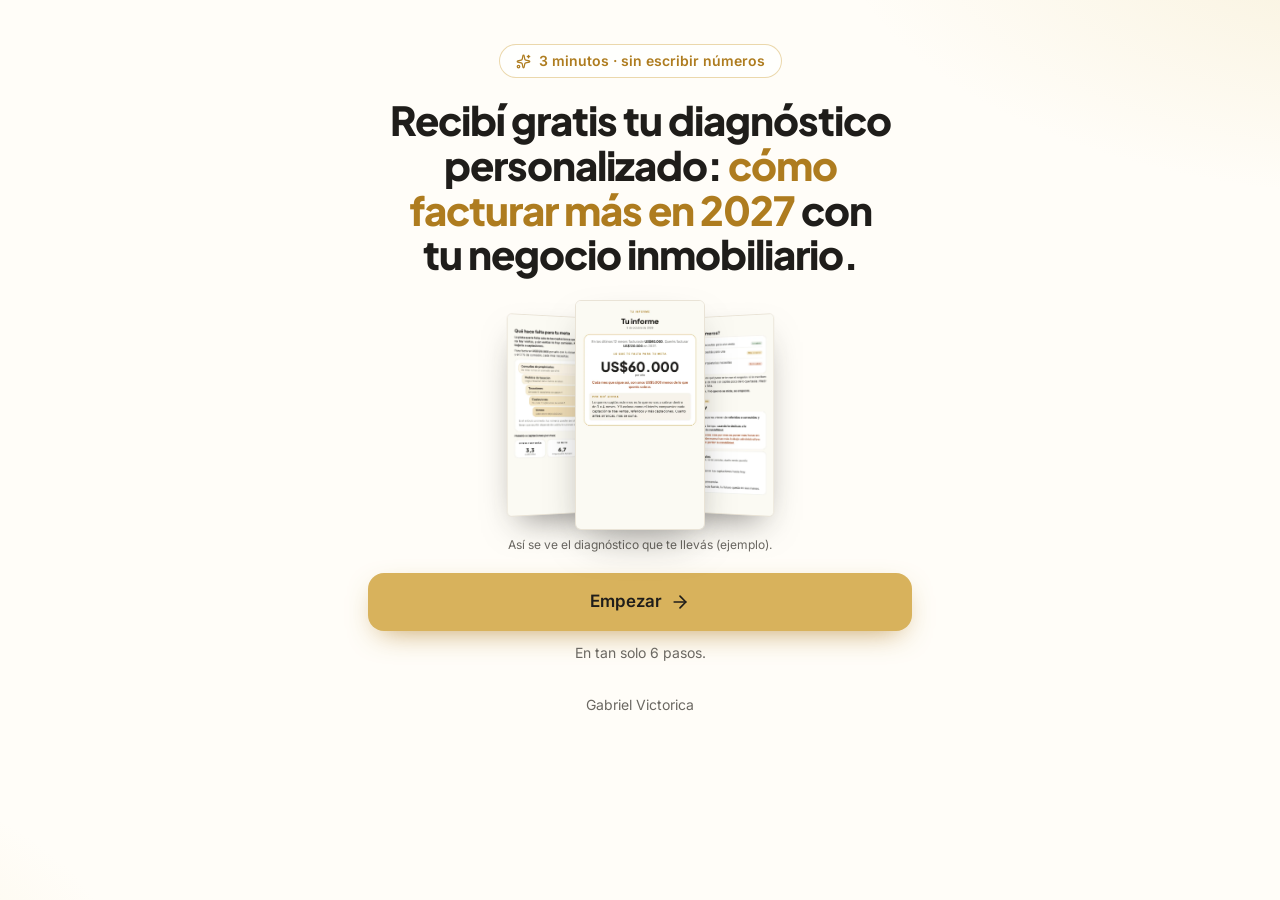
<file: index.html>
<!doctype html>
<html lang="es">
  <head>
    <meta charset="UTF-8" />
    <meta name="viewport" content="width=device-width, initial-scale=1.0" />
    <title>Recibí gratis tu diagnóstico personalizado · Gabriel Victorica</title>
    <!-- 16/10, Gabriel ("si"): la vista previa del link habla de facturación, sin adelantar las captaciones. -->
    <meta name="description" content="En 3 minutos y sin escribir números: cuánto te falta para facturar lo que querés y qué hace falta para lograrlo." />
    <meta property="og:title" content="Recibí gratis tu diagnóstico personalizado · Gabriel Victorica" />
    <meta property="og:description" content="En 3 minutos y sin escribir números: cuánto te falta para facturar lo que querés y qué hace falta para lograrlo." />
    <link rel="preconnect" href="https://fonts.googleapis.com" />
    <link rel="preconnect" href="https://fonts.gstatic.com" crossorigin />
    <link href="https://fonts.googleapis.com/css2?family=Inter:wght@400;500;600;700&family=Plus+Jakarta+Sans:wght@600;700;800&display=swap" rel="stylesheet" />
    <script type="module" crossorigin src="./assets/pixel-H9hUY46t.js"></script>
    <script type="module" crossorigin src="./assets/main-CObagNya.js"></script>
    <link rel="stylesheet" crossorigin href="./assets/main-Cc9ZH9bf.css">
  </head>
  <body>
    <div id="root"></div>
  </body>
</html>
</file>
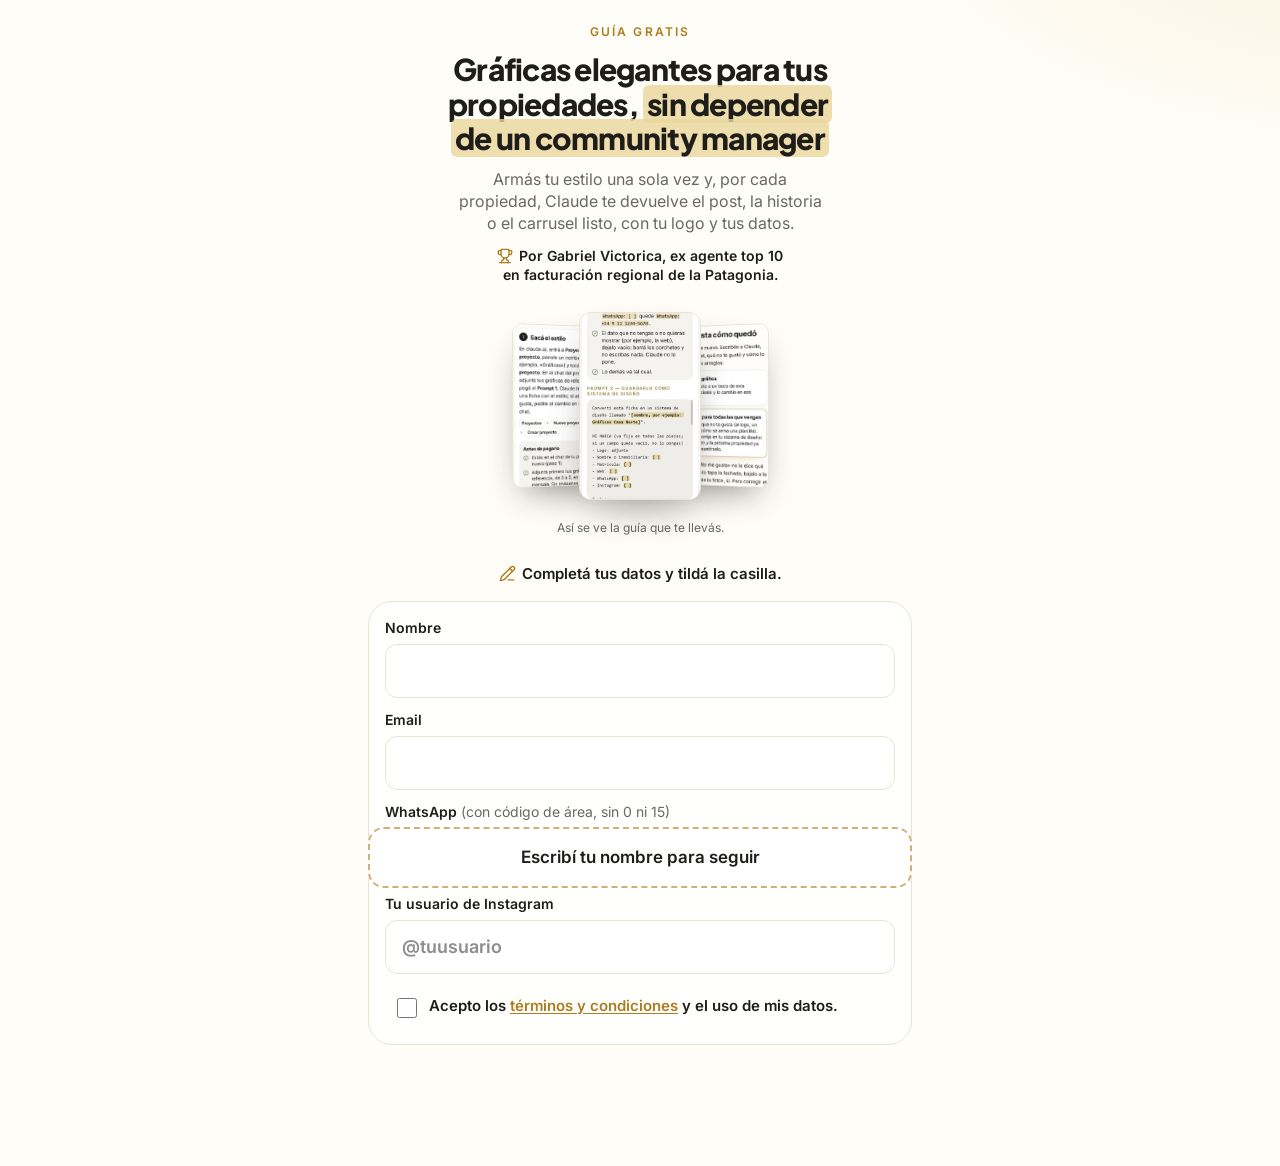
<file: carrusel/index.html>
<!doctype html>
<html lang="es">
  <head>
    <meta charset="UTF-8" />
    <meta name="viewport" content="width=device-width, initial-scale=1.0" />
    <title>Gráficas elegantes para tus propiedades, sin depender de un community manager · Gabriel Victorica</title>
    <meta name="description" content="Armás tu estilo una sola vez y, por cada propiedad, Claude te devuelve el post, la historia o el carrusel listo, con tu logo y tus datos. Guía gratis." />
    <!-- Lo que muestran WhatsApp e Instagram cuando se manda el link. -->
    <meta property="og:title" content="Gráficas elegantes para tus propiedades, sin depender de un community manager" />
    <meta property="og:description" content="Armás tu estilo una sola vez y, por cada propiedad, Claude te devuelve el post, la historia o el carrusel listo, con tu logo y tus datos. Guía gratis." />
    <meta property="og:type" content="website" />
    <meta name="theme-color" content="#fffdf8" />
    <link rel="preconnect" href="https://fonts.googleapis.com" />
    <link rel="preconnect" href="https://fonts.gstatic.com" crossorigin />
    <link href="https://fonts.googleapis.com/css2?family=Inter:wght@400;500;600;700&family=Plus+Jakarta+Sans:wght@600;700;800&display=swap" rel="stylesheet" />
    <script type="module" crossorigin src="../assets/pixel-H9hUY46t.js"></script>
    <script type="module" crossorigin src="../assets/main-D8HWrlkS.js"></script>
    <link rel="stylesheet" crossorigin href="../assets/main-Dby3mOXt.css">
  </head>
  <body>
    <!-- La guía CARRUSEL (el recurso del video DfInMyuOC6P), en el mismo sitio que MARCA, COLOR, PILAR, PAUTA, el diagnóstico y /llamada. El código está en ../guias/. -->
    <div id="root" data-guia="carrusel"></div>
  </body>
</html>
</file>
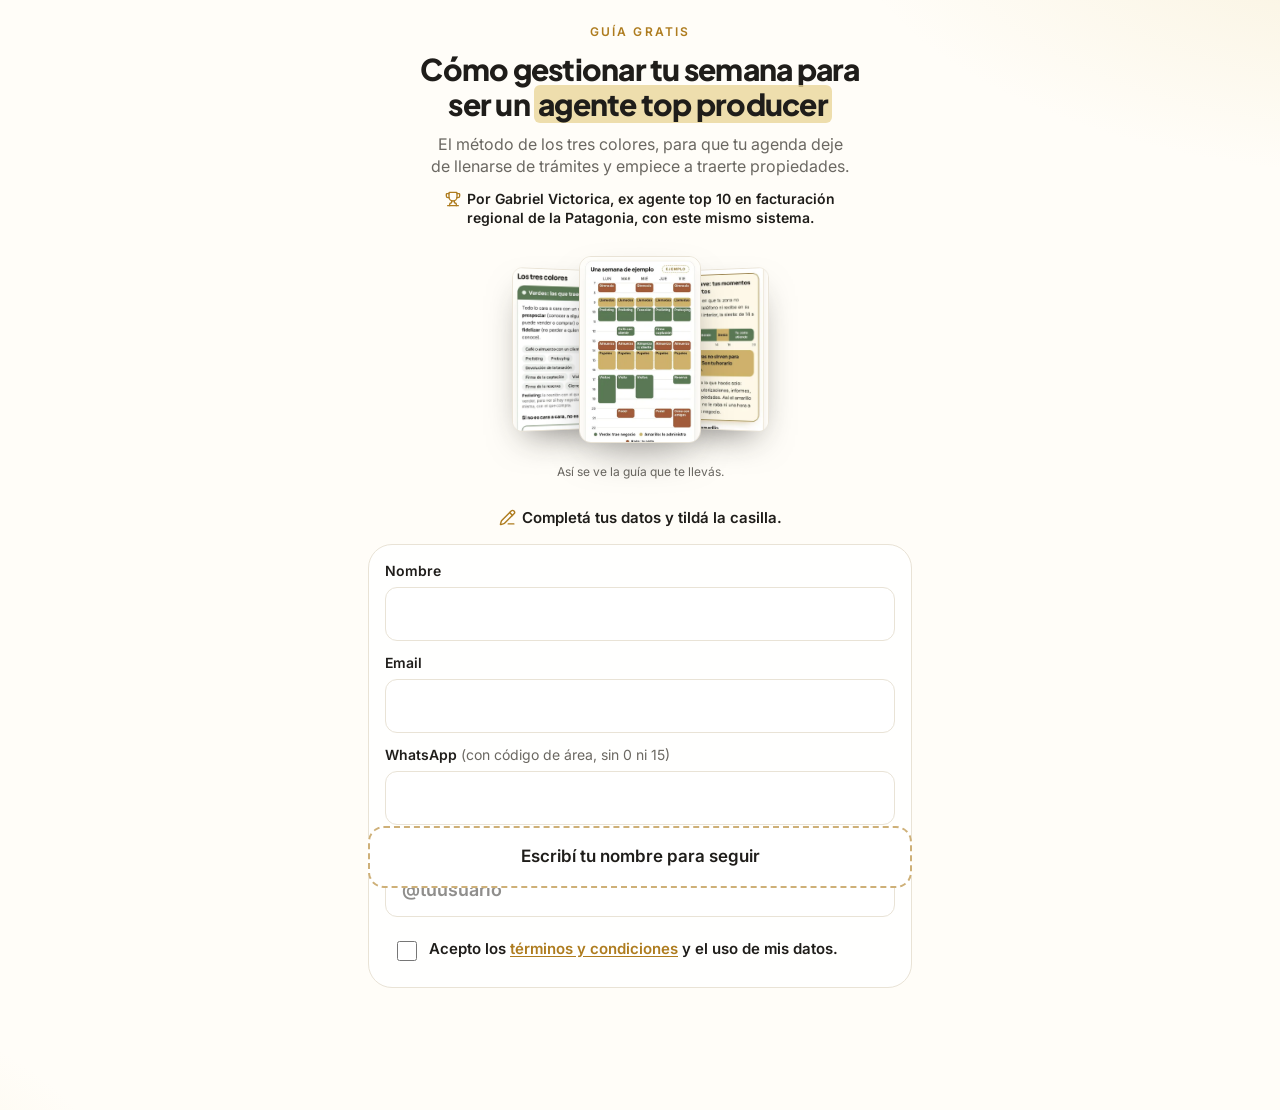
<file: color/index.html>
<!doctype html>
<html lang="es">
  <head>
    <meta charset="UTF-8" />
    <meta name="viewport" content="width=device-width, initial-scale=1.0" />
    <title>Cómo gestionar tu semana para ser un agente top producer · Gabriel Victorica</title>
    <meta name="description" content="El método de los tres colores: qué va primero en tu agenda, qué se agrupa y qué se convierte. Guía gratis." />
    <!-- Lo que muestran WhatsApp e Instagram cuando se manda el link. -->
    <meta property="og:title" content="Cómo gestionar tu semana para ser un agente top producer" />
    <meta property="og:description" content="El método de los tres colores: qué va primero en tu agenda, qué se agrupa y qué se convierte. Guía gratis." />
    <meta property="og:type" content="website" />
    <meta name="theme-color" content="#fffdf8" />
    <link rel="preconnect" href="https://fonts.googleapis.com" />
    <link rel="preconnect" href="https://fonts.gstatic.com" crossorigin />
    <link href="https://fonts.googleapis.com/css2?family=Inter:wght@400;500;600;700&family=Plus+Jakarta+Sans:wght@600;700;800&display=swap" rel="stylesheet" />
    <script type="module" crossorigin src="../assets/pixel-H9hUY46t.js"></script>
    <script type="module" crossorigin src="../assets/main-D8HWrlkS.js"></script>
    <link rel="stylesheet" crossorigin href="../assets/main-Dby3mOXt.css">
  </head>
  <body>
    <!-- La guía COLOR (el recurso de la CNT-75), en el mismo sitio que MARCA, el diagnóstico y /llamada. El código está en ../guias/. -->
    <div id="root" data-guia="color"></div>
  </body>
</html>
</file>
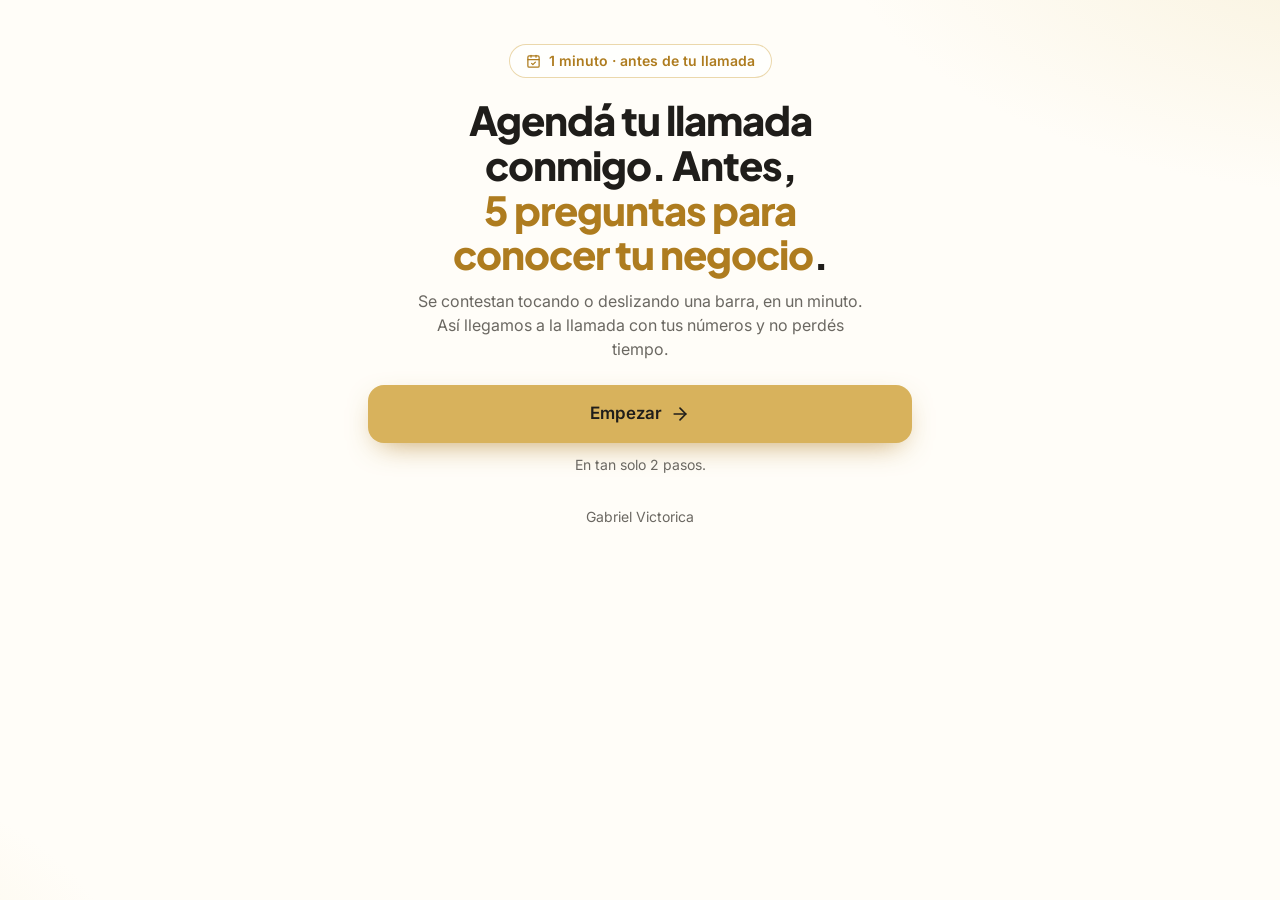
<file: llamada/index.html>
<!doctype html>
<html lang="es">
  <head>
    <meta charset="UTF-8" />
    <meta name="viewport" content="width=device-width, initial-scale=1.0" />
    <!-- La puerta /llamada (06/10, Gabriel: "avanza"): la misma página del diagnóstico, para el que viene de una guía. La
         portada vende la llamada y, después del puntaje, van el video y el botón. data-raiz: los archivos de public/ (la
         planilla) están un nivel más arriba. -->
    <title>Agendá tu llamada · Gabriel Victorica</title>
    <!-- 21/10: esta puerta no da informe y pregunta solo cinco cosas. -->
    <meta name="description" content="Antes de tu llamada, 5 preguntas: 1 minuto. Llegamos con tus números." />
    <meta property="og:description" content="Antes de tu llamada, 5 preguntas: 1 minuto. Llegamos con tus números." />
    <link rel="preconnect" href="https://fonts.googleapis.com" />
    <link rel="preconnect" href="https://fonts.gstatic.com" crossorigin />
    <link href="https://fonts.googleapis.com/css2?family=Inter:wght@400;500;600;700&family=Plus+Jakarta+Sans:wght@600;700;800&display=swap" rel="stylesheet" />
    <script type="module" crossorigin src="../assets/pixel-H9hUY46t.js"></script>
    <script type="module" crossorigin src="../assets/main-CObagNya.js"></script>
    <link rel="stylesheet" crossorigin href="../assets/main-Cc9ZH9bf.css">
  </head>
  <body>
    <div id="root" data-modo="llamada" data-raiz="../"></div>
  </body>
</html>
</file>
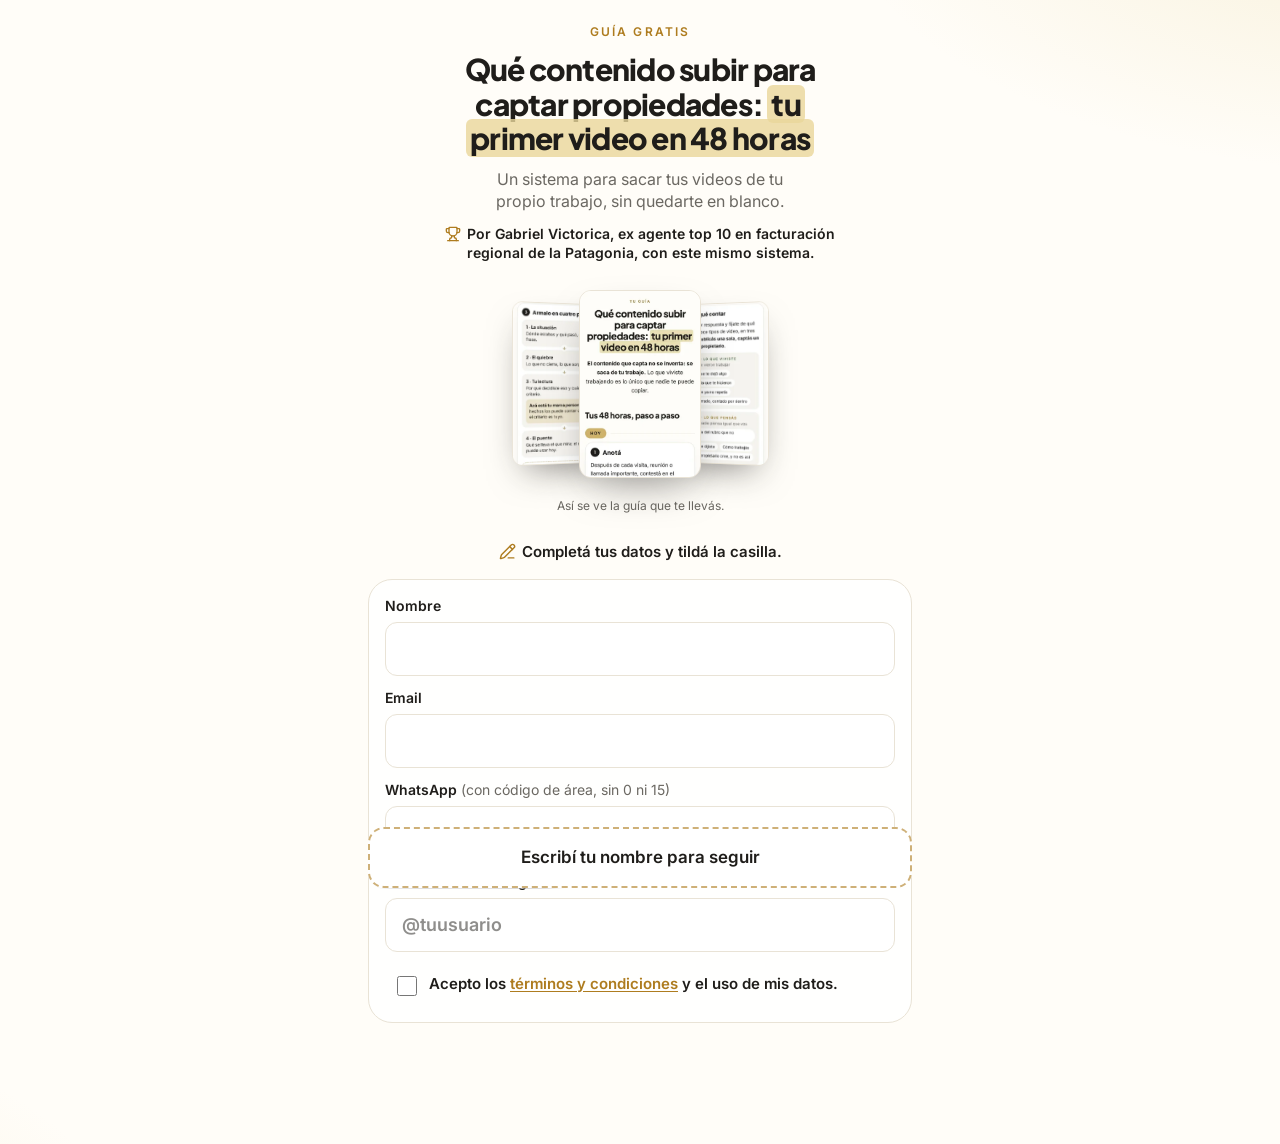
<file: marca/index.html>
<!doctype html>
<html lang="es">
  <head>
    <meta charset="UTF-8" />
    <meta name="viewport" content="width=device-width, initial-scale=1.0" />
    <title>Qué contenido subir para captar propiedades: tu primer video en 48 horas · Gabriel Victorica</title>
    <meta name="description" content="Un sistema para sacar tus videos de tu propio trabajo, sin quedarte en blanco. Guía gratis." />
    <!-- Lo que muestran WhatsApp e Instagram cuando se manda el link. -->
    <meta property="og:title" content="Qué contenido subir para captar propiedades: tu primer video en 48 horas" />
    <meta property="og:description" content="Un sistema para sacar tus videos de tu propio trabajo, sin quedarte en blanco. Guía gratis." />
    <meta property="og:type" content="website" />
    <meta name="theme-color" content="#fffdf8" />
    <link rel="preconnect" href="https://fonts.googleapis.com" />
    <link rel="preconnect" href="https://fonts.gstatic.com" crossorigin />
    <link href="https://fonts.googleapis.com/css2?family=Inter:wght@400;500;600;700&family=Plus+Jakarta+Sans:wght@600;700;800&display=swap" rel="stylesheet" />
    <script type="module" crossorigin src="../assets/pixel-H9hUY46t.js"></script>
    <script type="module" crossorigin src="../assets/main-D8HWrlkS.js"></script>
    <link rel="stylesheet" crossorigin href="../assets/main-Dby3mOXt.css">
  </head>
  <body>
    <!-- La guía MARCA vive en el mismo sitio que el diagnóstico y /llamada (07/10, Gabriel: "si, movela y hacé que no pida los datos"): así /llamada
         no le vuelve a pedir los datos. El código está en ../guias/. -->
    <div id="root" data-guia="marca"></div>
  </body>
</html>
</file>
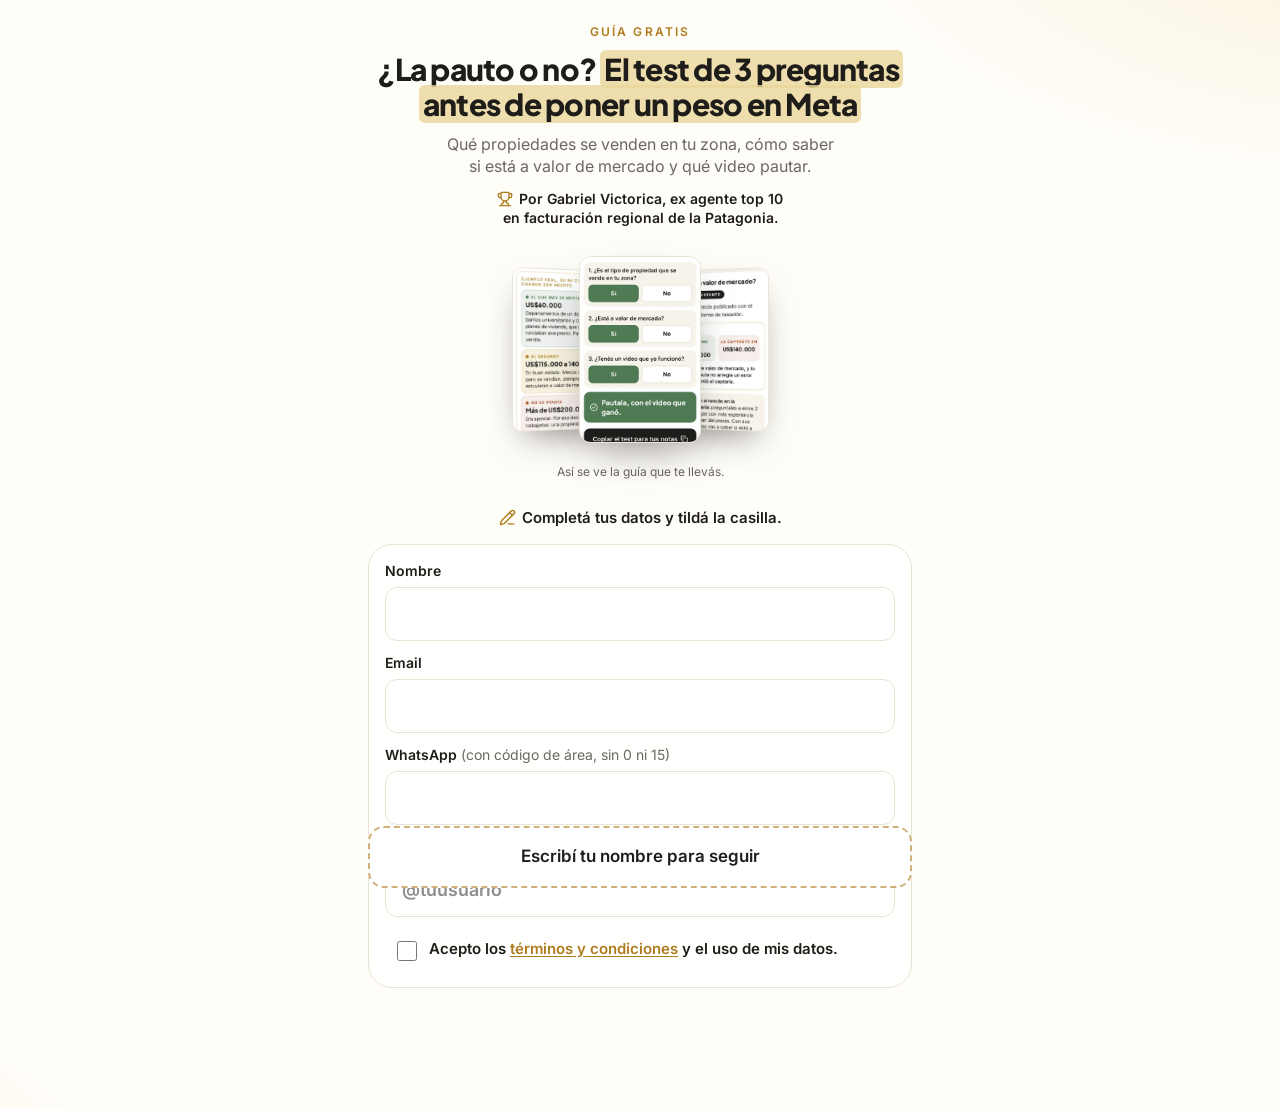
<file: pauta/index.html>
<!doctype html>
<html lang="es">
  <head>
    <meta charset="UTF-8" />
    <meta name="viewport" content="width=device-width, initial-scale=1.0" />
    <title>¿La pauto o no? El test de 3 preguntas antes de poner un peso en Meta · Gabriel Victorica</title>
    <meta name="description" content="Qué propiedades se venden en tu zona, cómo saber si está a valor de mercado y qué video pautar. Guía gratis." />
    <!-- Lo que muestran WhatsApp e Instagram cuando se manda el link. -->
    <meta property="og:title" content="¿La pauto o no? El test de 3 preguntas antes de poner un peso en Meta" />
    <meta property="og:description" content="Qué propiedades se venden en tu zona, cómo saber si está a valor de mercado y qué video pautar. Guía gratis." />
    <meta property="og:type" content="website" />
    <meta name="theme-color" content="#fffdf8" />
    <link rel="preconnect" href="https://fonts.googleapis.com" />
    <link rel="preconnect" href="https://fonts.gstatic.com" crossorigin />
    <link href="https://fonts.googleapis.com/css2?family=Inter:wght@400;500;600;700&family=Plus+Jakarta+Sans:wght@600;700;800&display=swap" rel="stylesheet" />
    <script type="module" crossorigin src="../assets/pixel-H9hUY46t.js"></script>
    <script type="module" crossorigin src="../assets/main-D8HWrlkS.js"></script>
    <link rel="stylesheet" crossorigin href="../assets/main-Dby3mOXt.css">
  </head>
  <body>
    <!-- La guía PAUTA (el recurso de la CNT-77 y la CNT-80), en el mismo sitio que MARCA, COLOR, PILAR, el diagnóstico y /llamada. El código está en ../guias/. -->
    <div id="root" data-guia="pauta"></div>
  </body>
</html>
</file>
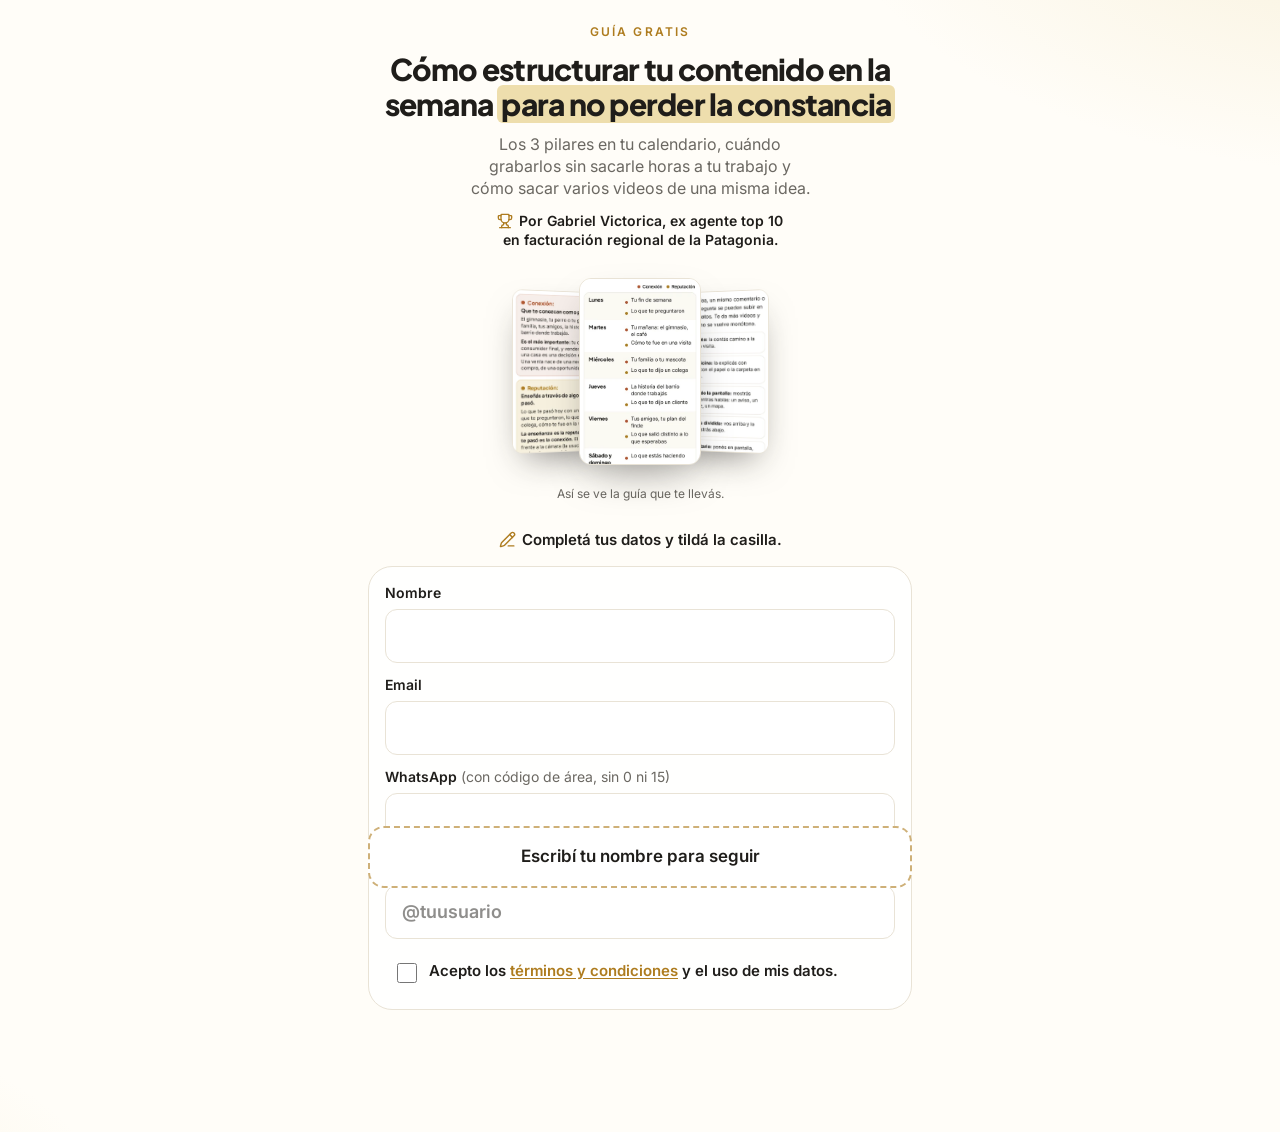
<file: pilar/index.html>
<!doctype html>
<html lang="es">
  <head>
    <meta charset="UTF-8" />
    <meta name="viewport" content="width=device-width, initial-scale=1.0" />
    <title>Cómo estructurar tu contenido en la semana para no perder la constancia · Gabriel Victorica</title>
    <meta name="description" content="Los 3 pilares en tu calendario, cuándo grabarlos sin sacarle horas a tu trabajo y cómo sacar varios videos de una misma idea. Guía gratis." />
    <!-- Lo que muestran WhatsApp e Instagram cuando se manda el link. -->
    <meta property="og:title" content="Cómo estructurar tu contenido en la semana para no perder la constancia" />
    <meta property="og:description" content="Los 3 pilares en tu calendario, cuándo grabarlos sin sacarle horas a tu trabajo y cómo sacar varios videos de una misma idea. Guía gratis." />
    <meta property="og:type" content="website" />
    <meta name="theme-color" content="#fffdf8" />
    <link rel="preconnect" href="https://fonts.googleapis.com" />
    <link rel="preconnect" href="https://fonts.gstatic.com" crossorigin />
    <link href="https://fonts.googleapis.com/css2?family=Inter:wght@400;500;600;700&family=Plus+Jakarta+Sans:wght@600;700;800&display=swap" rel="stylesheet" />
    <script type="module" crossorigin src="../assets/pixel-H9hUY46t.js"></script>
    <script type="module" crossorigin src="../assets/main-D8HWrlkS.js"></script>
    <link rel="stylesheet" crossorigin href="../assets/main-Dby3mOXt.css">
  </head>
  <body>
    <!-- La guía PILAR (el recurso de la CNT-76), en el mismo sitio que MARCA, COLOR, el diagnóstico y /llamada. El código está en ../guias/. -->
    <div id="root" data-guia="pilar"></div>
  </body>
</html>
</file>
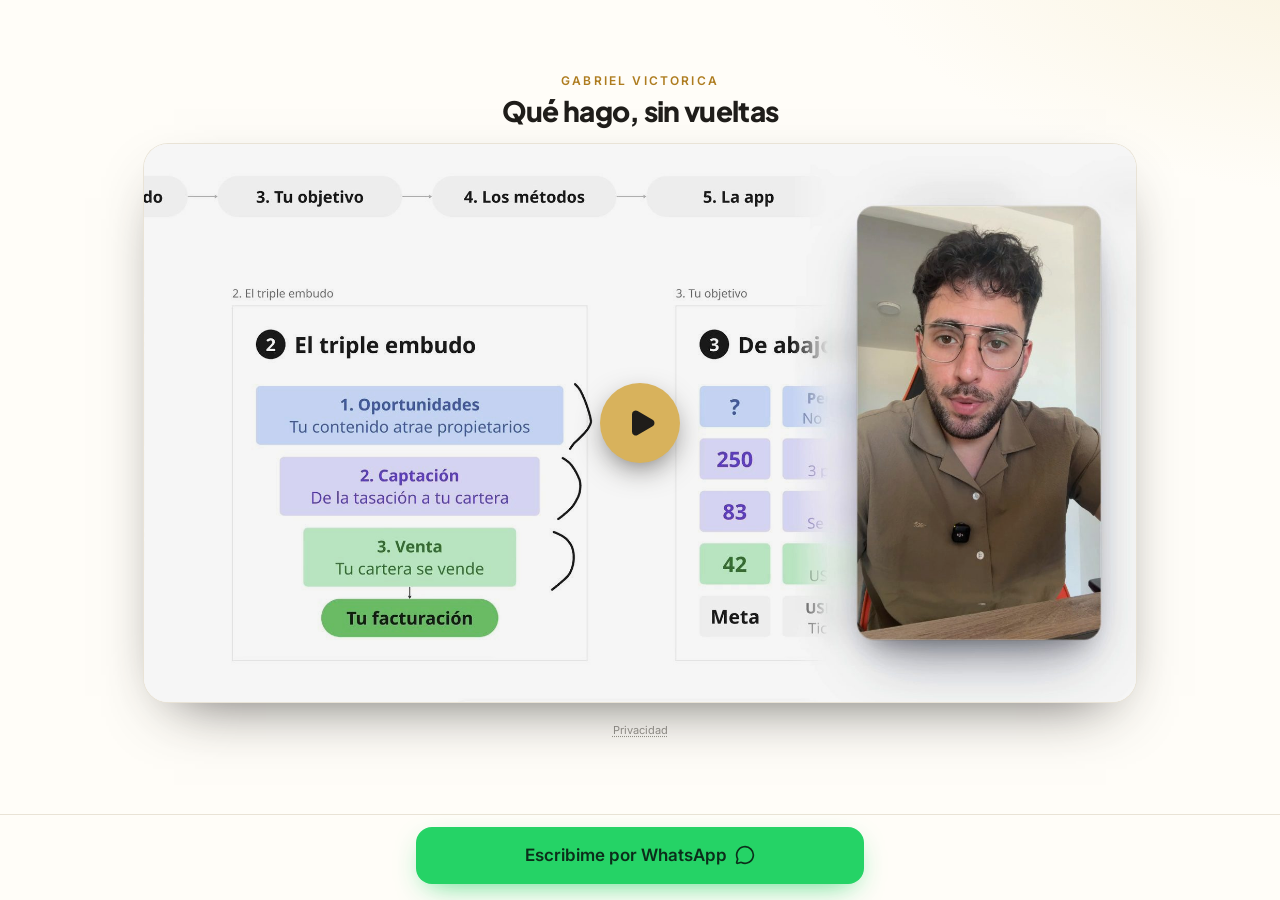
<file: servicio/index.html>
<!doctype html>
<html lang="es">
  <head>
    <meta charset="UTF-8" />
    <meta name="viewport" content="width=device-width, initial-scale=1.0" />
    <!-- La página del video de la bio (01/11, Gabriel: "La pagina seria 100% dedicada a ese video. y el cta a mi whatsap").
         Spec: AREAS/AGENCIA/ARNES/SPECS/spec-pagina-video-whatsapp.md. data-raiz: el video y su portada están en public/,
         un nivel más arriba. -->
    <title>Qué hago, sin vueltas · Gabriel Victorica</title>
    <meta name="description" content="Farming digital y consultoría para agentes inmobiliarios: qué hago, en un video corto." />
    <meta property="og:title" content="Qué hago, sin vueltas · Gabriel Victorica" />
    <meta property="og:description" content="Farming digital y consultoría para agentes inmobiliarios: qué hago, en un video corto." />
    <meta property="og:type" content="website" />
    <meta name="theme-color" content="#fffdf8" />
    <link rel="preconnect" href="https://fonts.googleapis.com" />
    <link rel="preconnect" href="https://fonts.gstatic.com" crossorigin />
    <link href="https://fonts.googleapis.com/css2?family=Inter:wght@400;500;600;700&family=Plus+Jakarta+Sans:wght@600;700;800&display=swap" rel="stylesheet" />
    <script type="module" crossorigin src="../assets/servicio-C8Q29W42.js"></script>
    <link rel="modulepreload" crossorigin href="../assets/pixel-BLFfa4fz.js">
    <link rel="modulepreload" crossorigin href="../assets/agenda-DIIIlkVX.js">
    <link rel="stylesheet" crossorigin href="../assets/agenda-CpD4jQV8.css">
  </head>
  <body>
    <div id="root" data-modo="servicio" data-raiz="../"></div>
  </body>
</html>
</file>
<file: assets/main-Cc9ZH9bf.css>
/*! tailwindcss v4.3.3 | MIT License | https://tailwindcss.com */
@layer properties{@supports (((-webkit-hyphens:none)) and (not (margin-trim:inline))) or ((-moz-orient:inline) and (not (color:rgb(from red r g b)))){*,:before,:after,::backdrop{--tw-translate-x:0;--tw-translate-y:0;--tw-translate-z:0;--tw-space-y-reverse:0;--tw-border-style:solid;--tw-leading:initial;--tw-font-weight:initial;--tw-tracking:initial;--tw-ordinal:initial;--tw-slashed-zero:initial;--tw-numeric-figure:initial;--tw-numeric-spacing:initial;--tw-numeric-fraction:initial;--tw-shadow:0 0 #0000;--tw-shadow-color:initial;--tw-shadow-alpha:100%;--tw-inset-shadow:0 0 #0000;--tw-inset-shadow-color:initial;--tw-inset-shadow-alpha:100%;--tw-ring-color:initial;--tw-ring-shadow:0 0 #0000;--tw-inset-ring-color:initial;--tw-inset-ring-shadow:0 0 #0000;--tw-ring-inset:initial;--tw-ring-offset-width:0px;--tw-ring-offset-color:#fff;--tw-ring-offset-shadow:0 0 #0000;--tw-blur:initial;--tw-brightness:initial;--tw-contrast:initial;--tw-grayscale:initial;--tw-hue-rotate:initial;--tw-invert:initial;--tw-opacity:initial;--tw-saturate:initial;--tw-sepia:initial;--tw-drop-shadow:initial;--tw-drop-shadow-color:initial;--tw-drop-shadow-alpha:100%;--tw-drop-shadow-size:initial;--tw-backdrop-blur:initial;--tw-backdrop-brightness:initial;--tw-backdrop-contrast:initial;--tw-backdrop-grayscale:initial;--tw-backdrop-hue-rotate:initial;--tw-backdrop-invert:initial;--tw-backdrop-opacity:initial;--tw-backdrop-saturate:initial;--tw-backdrop-sepia:initial}}}@layer theme{:root,:host{--font-sans:"Inter", ui-sans-serif, system-ui, sans-serif;--font-mono:ui-monospace, SFMono-Regular, Menlo, Monaco, Consolas, "Liberation Mono", "Courier New", monospace;--color-white:#fff;--spacing:.25rem;--container-sm:24rem;--container-md:28rem;--container-lg:32rem;--container-xl:36rem;--text-xs:.75rem;--text-xs--line-height:calc(1 / .75);--text-sm:.875rem;--text-sm--line-height:calc(1.25 / .875);--text-lg:1.125rem;--text-lg--line-height:calc(1.75 / 1.125);--text-2xl:1.5rem;--text-2xl--line-height:calc(2 / 1.5);--font-weight-normal:400;--font-weight-medium:500;--font-weight-semibold:600;--font-weight-bold:700;--font-weight-extrabold:800;--tracking-tight:-.025em;--tracking-wide:.025em;--leading-tight:1.25;--leading-snug:1.375;--leading-relaxed:1.625;--radius-md:.375rem;--radius-xl:.75rem;--radius-2xl:1rem;--radius-3xl:1.5rem;--animate-pulse:pulse 2s cubic-bezier(.4, 0, .6, 1) infinite;--blur-sm:8px;--default-transition-duration:.15s;--default-transition-timing-function:cubic-bezier(.4, 0, .2, 1);--default-font-family:var(--font-sans);--default-mono-font-family:var(--font-mono);--font-display:"Plus Jakarta Sans", "Inter", ui-sans-serif, sans-serif;--color-tinta:#1f1d1a;--color-gris:#6b6862;--color-linea:#e9e3d6;--color-crema:#f6f3ec;--color-caja:#fbf9f4;--color-oro:#d8b25c;--color-oro-claro:#ead79c;--color-oro-oscuro:#ae7c1f;--color-verde:#4e7a51;--color-rojo:#b4552f}}@layer base{*,:after,:before,::backdrop{box-sizing:border-box;border:0 solid;margin:0;padding:0}::file-selector-button{box-sizing:border-box;border:0 solid;margin:0;padding:0}html,:host{-webkit-text-size-adjust:100%;tab-size:4;line-height:1.5;font-family:var(--default-font-family,-apple-system, BlinkMacSystemFont, "Segoe UI", Roboto, "Helvetica Neue", "Noto Sans", Arial, sans-serif, "Apple Color Emoji", "Segoe UI Emoji", "Segoe UI Symbol", "Noto Color Emoji");font-feature-settings:var(--default-font-feature-settings,normal);font-variation-settings:var(--default-font-variation-settings,normal);-webkit-tap-highlight-color:transparent}hr{height:0;color:inherit;border-top-width:1px}abbr:where([title]){-webkit-text-decoration:underline dotted;text-decoration:underline dotted}h1,h2,h3,h4,h5,h6{font-size:inherit;font-weight:inherit}a{color:inherit;-webkit-text-decoration:inherit;-webkit-text-decoration:inherit;-webkit-text-decoration:inherit;-webkit-text-decoration:inherit;text-decoration:inherit}b,strong{font-weight:bolder}code,kbd,samp,pre{font-family:var(--default-mono-font-family,ui-monospace, SFMono-Regular, Menlo, Monaco, Consolas, "Liberation Mono", "Courier New", monospace);font-feature-settings:var(--default-mono-font-feature-settings,normal);font-variation-settings:var(--default-mono-font-variation-settings,normal);font-size:1em}small{font-size:80%}sub,sup{vertical-align:baseline;font-size:75%;line-height:0;position:relative}sub{bottom:-.25em}sup{top:-.5em}table{text-indent:0;border-color:inherit;border-collapse:collapse}:-moz-focusring:where(:not(iframe)){outline:auto}progress{vertical-align:baseline}summary{display:list-item}ol,ul,menu{list-style:none}img,svg,video,canvas,audio,iframe,embed,object{vertical-align:middle;display:block}img,video{max-width:100%;height:auto}button,input,select,optgroup,textarea{font:inherit;font-feature-settings:inherit;font-variation-settings:inherit;letter-spacing:inherit;color:inherit;opacity:1;background-color:#0000;border-radius:0}::file-selector-button{font:inherit;font-feature-settings:inherit;font-variation-settings:inherit;letter-spacing:inherit;color:inherit;opacity:1;background-color:#0000;border-radius:0}:where(select:is([multiple],[size])) optgroup{font-weight:bolder}:where(select:is([multiple],[size])) optgroup option{padding-inline-start:20px}::file-selector-button{margin-inline-end:4px}::placeholder{opacity:1}@supports (not ((-webkit-appearance:-apple-pay-button))) or (contain-intrinsic-size:1px){::placeholder{color:currentColor}@supports (color:color-mix(in lab, red, red)){::placeholder{color:color-mix(in oklab, currentcolor 50%, transparent)}}}textarea{resize:vertical}::-webkit-search-decoration{-webkit-appearance:none}::-webkit-date-and-time-value{min-height:1lh;text-align:inherit}::-webkit-datetime-edit{display:inline-flex}::-webkit-datetime-edit-fields-wrapper{padding:0}::-webkit-datetime-edit{padding-block:0}::-webkit-datetime-edit-year-field{padding-block:0}::-webkit-datetime-edit-month-field{padding-block:0}::-webkit-datetime-edit-day-field{padding-block:0}::-webkit-datetime-edit-hour-field{padding-block:0}::-webkit-datetime-edit-minute-field{padding-block:0}::-webkit-datetime-edit-second-field{padding-block:0}::-webkit-datetime-edit-millisecond-field{padding-block:0}::-webkit-datetime-edit-meridiem-field{padding-block:0}::-webkit-calendar-picker-indicator{line-height:1}:-moz-ui-invalid{box-shadow:none}button,input:where([type=button],[type=reset],[type=submit]){appearance:button}::file-selector-button{appearance:button}::-webkit-inner-spin-button{height:auto}::-webkit-outer-spin-button{height:auto}[hidden]:where(:not([hidden=until-found])){display:none!important}}@layer components;@layer utilities{.pointer-events-none{pointer-events:none}.visible{visibility:visible}.absolute{position:absolute}.fixed{position:fixed}.relative{position:relative}.sticky{position:sticky}.inset-0{inset:0}.inset-x-0{inset-inline:0}.top-3{top:calc(var(--spacing) * 3)}.top-6{top:calc(var(--spacing) * 6)}.right-3{right:calc(var(--spacing) * 3)}.-bottom-\[16px\]{bottom:-16px}.bottom-0{bottom:0}.bottom-3{bottom:calc(var(--spacing) * 3)}.bottom-6{bottom:calc(var(--spacing) * 6)}.-left-\[9999px\]{left:-9999px}.left-1\/2{left:50%}.left-\[17px\]{left:17px}.z-10{z-index:10}.z-20{z-index:20}.z-50{z-index:50}.z-\[1\]{z-index:1}.mx-auto{margin-inline:auto}.-mt-0\.5{margin-top:calc(var(--spacing) * -.5)}.-mt-1{margin-top:calc(var(--spacing) * -1)}.-mt-\[7px\]{margin-top:-7px}.mt-0\.5{margin-top:calc(var(--spacing) * .5)}.mt-1{margin-top:var(--spacing)}.mt-1\.5{margin-top:calc(var(--spacing) * 1.5)}.mt-2{margin-top:calc(var(--spacing) * 2)}.mt-2\.5{margin-top:calc(var(--spacing) * 2.5)}.mt-3{margin-top:calc(var(--spacing) * 3)}.mt-4{margin-top:calc(var(--spacing) * 4)}.mt-5{margin-top:calc(var(--spacing) * 5)}.mt-6{margin-top:calc(var(--spacing) * 6)}.mt-7{margin-top:calc(var(--spacing) * 7)}.mt-8{margin-top:calc(var(--spacing) * 8)}.mt-12{margin-top:calc(var(--spacing) * 12)}.mt-px{margin-top:1px}.mr-1\.5{margin-right:calc(var(--spacing) * 1.5)}.mb-0\.5{margin-bottom:calc(var(--spacing) * .5)}.mb-2{margin-bottom:calc(var(--spacing) * 2)}.mb-3{margin-bottom:calc(var(--spacing) * 3)}.mb-4{margin-bottom:calc(var(--spacing) * 4)}.mb-5{margin-bottom:calc(var(--spacing) * 5)}.ml-1{margin-left:var(--spacing)}.block{display:block}.flex{display:flex}.grid{display:grid}.inline{display:inline}.inline-block{display:inline-block}.inline-flex{display:inline-flex}.table{display:table}.aspect-\[9\/16\]{aspect-ratio:9/16}.h-1\.5{height:calc(var(--spacing) * 1.5)}.h-2{height:calc(var(--spacing) * 2)}.h-2\.5{height:calc(var(--spacing) * 2.5)}.h-3{height:calc(var(--spacing) * 3)}.h-3\.5{height:calc(var(--spacing) * 3.5)}.h-4{height:calc(var(--spacing) * 4)}.h-5{height:calc(var(--spacing) * 5)}.h-6{height:calc(var(--spacing) * 6)}.h-7{height:calc(var(--spacing) * 7)}.h-8{height:calc(var(--spacing) * 8)}.h-9{height:calc(var(--spacing) * 9)}.h-10{height:calc(var(--spacing) * 10)}.h-11{height:calc(var(--spacing) * 11)}.h-12{height:calc(var(--spacing) * 12)}.h-13{height:calc(var(--spacing) * 13)}.h-14{height:calc(var(--spacing) * 14)}.h-\[212px\]{height:212px}.h-\[228px\]{height:228px}.h-px{height:1px}.max-h-72{max-height:calc(var(--spacing) * 72)}.max-h-80{max-height:calc(var(--spacing) * 80)}.min-h-dvh{min-height:100dvh}.w-0\.5{width:calc(var(--spacing) * .5)}.w-2{width:calc(var(--spacing) * 2)}.w-2\.5{width:calc(var(--spacing) * 2.5)}.w-3{width:calc(var(--spacing) * 3)}.w-3\.5{width:calc(var(--spacing) * 3.5)}.w-4{width:calc(var(--spacing) * 4)}.w-5{width:calc(var(--spacing) * 5)}.w-6{width:calc(var(--spacing) * 6)}.w-7{width:calc(var(--spacing) * 7)}.w-8{width:calc(var(--spacing) * 8)}.w-9{width:calc(var(--spacing) * 9)}.w-10{width:calc(var(--spacing) * 10)}.w-11{width:calc(var(--spacing) * 11)}.w-14{width:calc(var(--spacing) * 14)}.w-52{width:calc(var(--spacing) * 52)}.w-60{width:calc(var(--spacing) * 60)}.w-\[24px\]{width:24px}.w-\[32\%\]{width:32%}.w-\[34\%\]{width:34%}.w-auto{width:auto}.w-full{width:100%}.w-px{width:1px}.max-w-full{max-width:100%}.max-w-lg{max-width:var(--container-lg)}.max-w-md{max-width:var(--container-md)}.max-w-sm{max-width:var(--container-sm)}.max-w-xl{max-width:var(--container-xl)}.min-w-0{min-width:0}.flex-1{flex:1}.shrink-0{flex-shrink:0}.-translate-x-1\/2{--tw-translate-x:calc(calc(1 / 2 * 100%) * -1);translate:var(--tw-translate-x) var(--tw-translate-y)}.animate-pulse{animation:var(--animate-pulse)}.cursor-pointer{cursor:pointer}.scroll-mt-4{scroll-margin-top:calc(var(--spacing) * 4)}.scroll-mt-6{scroll-margin-top:calc(var(--spacing) * 6)}.scroll-mt-24{scroll-margin-top:calc(var(--spacing) * 24)}.list-decimal{list-style-type:decimal}.grid-cols-2{grid-template-columns:repeat(2,minmax(0,1fr))}.grid-cols-3{grid-template-columns:repeat(3,minmax(0,1fr))}.grid-cols-4{grid-template-columns:repeat(4,minmax(0,1fr))}.grid-cols-\[24px_repeat\(5\,1fr\)\]{grid-template-columns:24px repeat(5,1fr)}.flex-col{flex-direction:column}.flex-wrap{flex-wrap:wrap}.items-center{align-items:center}.items-start{align-items:flex-start}.justify-between{justify-content:space-between}.justify-center{justify-content:center}.gap-1{gap:var(--spacing)}.gap-1\.5{gap:calc(var(--spacing) * 1.5)}.gap-2{gap:calc(var(--spacing) * 2)}.gap-2\.5{gap:calc(var(--spacing) * 2.5)}.gap-3{gap:calc(var(--spacing) * 3)}.gap-4{gap:calc(var(--spacing) * 4)}.gap-5{gap:calc(var(--spacing) * 5)}:where(.space-y-1>:not(:last-child)){--tw-space-y-reverse:0;margin-block-start:calc(var(--spacing) * var(--tw-space-y-reverse));margin-block-end:calc(var(--spacing) * calc(1 - var(--tw-space-y-reverse)))}.gap-x-1{column-gap:var(--spacing)}.gap-x-2{column-gap:calc(var(--spacing) * 2)}.gap-x-3{column-gap:calc(var(--spacing) * 3)}.gap-y-1{row-gap:var(--spacing)}.overflow-hidden{overflow:hidden}.overflow-y-auto{overflow-y:auto}.rounded{border-radius:.25rem}.rounded-2xl{border-radius:var(--radius-2xl)}.rounded-3xl{border-radius:var(--radius-3xl)}.rounded-\[28px\]{border-radius:28px}.rounded-full{border-radius:2147483647px}.rounded-md{border-radius:var(--radius-md)}.rounded-xl{border-radius:var(--radius-xl)}.border{border-style:var(--tw-border-style);border-width:1px}.border-2{border-style:var(--tw-border-style);border-width:2px}.border-t{border-top-style:var(--tw-border-style);border-top-width:1px}.border-dashed{--tw-border-style:dashed;border-style:dashed}.border-linea{border-color:var(--color-linea)}.border-oro-oscuro{border-color:var(--color-oro-oscuro)}.border-oro-oscuro\/60{border-color:#ae7c1f99}@supports (color:color-mix(in lab, red, red)){.border-oro-oscuro\/60{border-color:color-mix(in oklab, var(--color-oro-oscuro) 60%, transparent)}}.border-oro\/40{border-color:#d8b25c66}@supports (color:color-mix(in lab, red, red)){.border-oro\/40{border-color:color-mix(in oklab, var(--color-oro) 40%, transparent)}}.border-oro\/50{border-color:#d8b25c80}@supports (color:color-mix(in lab, red, red)){.border-oro\/50{border-color:color-mix(in oklab, var(--color-oro) 50%, transparent)}}.border-oro\/60{border-color:#d8b25c99}@supports (color:color-mix(in lab, red, red)){.border-oro\/60{border-color:color-mix(in oklab, var(--color-oro) 60%, transparent)}}.border-oro\/70{border-color:#d8b25cb3}@supports (color:color-mix(in lab, red, red)){.border-oro\/70{border-color:color-mix(in oklab, var(--color-oro) 70%, transparent)}}.border-rojo{border-color:var(--color-rojo)}.border-rojo\/40{border-color:#b4552f66}@supports (color:color-mix(in lab, red, red)){.border-rojo\/40{border-color:color-mix(in oklab, var(--color-rojo) 40%, transparent)}}.border-verde{border-color:var(--color-verde)}.border-verde\/40{border-color:#4e7a5166}@supports (color:color-mix(in lab, red, red)){.border-verde\/40{border-color:color-mix(in oklab, var(--color-verde) 40%, transparent)}}.bg-\[\#1f1f1f\]{background-color:#1f1f1f}.bg-\[\#25D366\]{background-color:#25d366}.bg-\[\#c8102e\]{background-color:#c8102e}.bg-\[\#f1eee8\]{background-color:#f1eee8}.bg-\[\#fff8e6\]{background-color:#fff8e6}.bg-\[\#fffdf8\]{background-color:#fffdf8}.bg-\[\#fffdf8\]\/85{background-color:oklab(99.4198% .00016427 .00692415/.85)}.bg-caja{background-color:var(--color-caja)}.bg-crema{background-color:var(--color-crema)}.bg-crema\/70{background-color:#f6f3ecb3}@supports (color:color-mix(in lab, red, red)){.bg-crema\/70{background-color:color-mix(in oklab, var(--color-crema) 70%, transparent)}}.bg-gris{background-color:var(--color-gris)}.bg-linea{background-color:var(--color-linea)}.bg-oro{background-color:var(--color-oro)}.bg-oro-claro{background-color:var(--color-oro-claro)}.bg-oro-claro\/70{background-color:#ead79cb3}@supports (color:color-mix(in lab, red, red)){.bg-oro-claro\/70{background-color:color-mix(in oklab, var(--color-oro-claro) 70%, transparent)}}.bg-oro-claro\/80{background-color:#ead79ccc}@supports (color:color-mix(in lab, red, red)){.bg-oro-claro\/80{background-color:color-mix(in oklab, var(--color-oro-claro) 80%, transparent)}}.bg-oro-oscuro{background-color:var(--color-oro-oscuro)}.bg-oro\/20{background-color:#d8b25c33}@supports (color:color-mix(in lab, red, red)){.bg-oro\/20{background-color:color-mix(in oklab, var(--color-oro) 20%, transparent)}}.bg-oro\/25{background-color:#d8b25c40}@supports (color:color-mix(in lab, red, red)){.bg-oro\/25{background-color:color-mix(in oklab, var(--color-oro) 25%, transparent)}}.bg-oro\/30{background-color:#d8b25c4d}@supports (color:color-mix(in lab, red, red)){.bg-oro\/30{background-color:color-mix(in oklab, var(--color-oro) 30%, transparent)}}.bg-rojo{background-color:var(--color-rojo)}.bg-rojo\/10{background-color:#b4552f1a}@supports (color:color-mix(in lab, red, red)){.bg-rojo\/10{background-color:color-mix(in oklab, var(--color-rojo) 10%, transparent)}}.bg-rojo\/12{background-color:#b4552f1f}@supports (color:color-mix(in lab, red, red)){.bg-rojo\/12{background-color:color-mix(in oklab, var(--color-rojo) 12%, transparent)}}.bg-tinta{background-color:var(--color-tinta)}.bg-tinta\/50{background-color:#1f1d1a80}@supports (color:color-mix(in lab, red, red)){.bg-tinta\/50{background-color:color-mix(in oklab, var(--color-tinta) 50%, transparent)}}.bg-verde{background-color:var(--color-verde)}.bg-verde\/10{background-color:#4e7a511a}@supports (color:color-mix(in lab, red, red)){.bg-verde\/10{background-color:color-mix(in oklab, var(--color-verde) 10%, transparent)}}.bg-verde\/12{background-color:#4e7a511f}@supports (color:color-mix(in lab, red, red)){.bg-verde\/12{background-color:color-mix(in oklab, var(--color-verde) 12%, transparent)}}.bg-white{background-color:var(--color-white)}.bg-white\/15{background-color:#ffffff26}@supports (color:color-mix(in lab, red, red)){.bg-white\/15{background-color:color-mix(in oklab, var(--color-white) 15%, transparent)}}.bg-white\/70{background-color:#ffffffb3}@supports (color:color-mix(in lab, red, red)){.bg-white\/70{background-color:color-mix(in oklab, var(--color-white) 70%, transparent)}}.bg-white\/80{background-color:#fffc}@supports (color:color-mix(in lab, red, red)){.bg-white\/80{background-color:color-mix(in oklab, var(--color-white) 80%, transparent)}}.bg-white\/90{background-color:#ffffffe6}@supports (color:color-mix(in lab, red, red)){.bg-white\/90{background-color:color-mix(in oklab, var(--color-white) 90%, transparent)}}.\[box-decoration-break\:clone\]{-webkit-box-decoration-break:clone;box-decoration-break:clone}.object-contain{object-fit:contain}.p-1\.5{padding:calc(var(--spacing) * 1.5)}.p-3{padding:calc(var(--spacing) * 3)}.p-3\.5{padding:calc(var(--spacing) * 3.5)}.p-4{padding:calc(var(--spacing) * 4)}.p-5{padding:calc(var(--spacing) * 5)}.p-6{padding:calc(var(--spacing) * 6)}.px-0\.5{padding-inline:calc(var(--spacing) * .5)}.px-1{padding-inline:var(--spacing)}.px-2{padding-inline:calc(var(--spacing) * 2)}.px-2\.5{padding-inline:calc(var(--spacing) * 2.5)}.px-3{padding-inline:calc(var(--spacing) * 3)}.px-3\.5{padding-inline:calc(var(--spacing) * 3.5)}.px-4{padding-inline:calc(var(--spacing) * 4)}.px-5{padding-inline:calc(var(--spacing) * 5)}.py-0\.5{padding-block:calc(var(--spacing) * .5)}.py-1{padding-block:var(--spacing)}.py-1\.5{padding-block:calc(var(--spacing) * 1.5)}.py-2{padding-block:calc(var(--spacing) * 2)}.py-2\.5{padding-block:calc(var(--spacing) * 2.5)}.py-3{padding-block:calc(var(--spacing) * 3)}.py-3\.5{padding-block:calc(var(--spacing) * 3.5)}.py-4{padding-block:calc(var(--spacing) * 4)}.py-5{padding-block:calc(var(--spacing) * 5)}.py-6{padding-block:calc(var(--spacing) * 6)}.pt-2{padding-top:calc(var(--spacing) * 2)}.pt-6{padding-top:calc(var(--spacing) * 6)}.pr-1{padding-right:var(--spacing)}.pb-4{padding-bottom:calc(var(--spacing) * 4)}.pb-6{padding-bottom:calc(var(--spacing) * 6)}.pb-28{padding-bottom:calc(var(--spacing) * 28)}.pb-\[max\(12px\,env\(safe-area-inset-bottom\)\)\]{padding-bottom:max(12px, env(safe-area-inset-bottom))}.pl-5{padding-left:calc(var(--spacing) * 5)}.text-center{text-align:center}.text-left{text-align:left}.text-right{text-align:right}.font-display{font-family:var(--font-display)}.font-mono{font-family:var(--font-mono)}.text-2xl{font-size:var(--text-2xl);line-height:var(--tw-leading,var(--text-2xl--line-height))}.text-lg{font-size:var(--text-lg);line-height:var(--tw-leading,var(--text-lg--line-height))}.text-sm{font-size:var(--text-sm);line-height:var(--tw-leading,var(--text-sm--line-height))}.text-xs{font-size:var(--text-xs);line-height:var(--tw-leading,var(--text-xs--line-height))}.text-\[0\.92em\]{font-size:.92em}.text-\[10px\]{font-size:10px}.text-\[11px\]{font-size:11px}.text-\[12\.5px\]{font-size:12.5px}.text-\[12px\]{font-size:12px}.text-\[13px\]{font-size:13px}.text-\[14px\]{font-size:14px}.text-\[15px\]{font-size:15px}.text-\[16px\]{font-size:16px}.text-\[17px\]{font-size:17px}.text-\[18px\]{font-size:18px}.text-\[19px\]{font-size:19px}.text-\[20px\]{font-size:20px}.text-\[21px\]{font-size:21px}.text-\[22px\]{font-size:22px}.text-\[24px\]{font-size:24px}.text-\[25px\]{font-size:25px}.text-\[26px\]{font-size:26px}.text-\[27px\]{font-size:27px}.text-\[28px\]{font-size:28px}.text-\[30px\]{font-size:30px}.text-\[34px\]{font-size:34px}.text-\[36px\]{font-size:36px}.text-\[40px\]{font-size:40px}.text-\[46px\]{font-size:46px}.leading-\[1\.12\]{--tw-leading:1.12;line-height:1.12}.leading-\[1\.15\]{--tw-leading:1.15;line-height:1.15}.leading-none{--tw-leading:1;line-height:1}.leading-relaxed{--tw-leading:var(--leading-relaxed);line-height:var(--leading-relaxed)}.leading-snug{--tw-leading:var(--leading-snug);line-height:var(--leading-snug)}.leading-tight{--tw-leading:var(--leading-tight);line-height:var(--leading-tight)}.font-bold{--tw-font-weight:var(--font-weight-bold);font-weight:var(--font-weight-bold)}.font-extrabold{--tw-font-weight:var(--font-weight-extrabold);font-weight:var(--font-weight-extrabold)}.font-medium{--tw-font-weight:var(--font-weight-medium);font-weight:var(--font-weight-medium)}.font-normal{--tw-font-weight:var(--font-weight-normal);font-weight:var(--font-weight-normal)}.font-semibold{--tw-font-weight:var(--font-weight-semibold);font-weight:var(--font-weight-semibold)}.tracking-\[\.1em\]{--tw-tracking:.1em;letter-spacing:.1em}.tracking-\[\.08em\]{--tw-tracking:.08em;letter-spacing:.08em}.tracking-\[\.12em\]{--tw-tracking:.12em;letter-spacing:.12em}.tracking-\[\.14em\]{--tw-tracking:.14em;letter-spacing:.14em}.tracking-\[\.16em\]{--tw-tracking:.16em;letter-spacing:.16em}.tracking-\[\.18em\]{--tw-tracking:.18em;letter-spacing:.18em}.tracking-tight{--tw-tracking:var(--tracking-tight);letter-spacing:var(--tracking-tight)}.tracking-wide{--tw-tracking:var(--tracking-wide);letter-spacing:var(--tracking-wide)}.text-balance{text-wrap:balance}.whitespace-pre-wrap{white-space:pre-wrap}.text-\[\#0b2e1a\]{color:#0b2e1a}.text-gris{color:var(--color-gris)}.text-oro{color:var(--color-oro)}.text-oro-oscuro{color:var(--color-oro-oscuro)}.text-rojo{color:var(--color-rojo)}.text-tinta{color:var(--color-tinta)}.text-verde{color:var(--color-verde)}.text-white{color:var(--color-white)}.text-white\/70{color:#ffffffb3}@supports (color:color-mix(in lab, red, red)){.text-white\/70{color:color-mix(in oklab, var(--color-white) 70%, transparent)}}.uppercase{text-transform:uppercase}.tabular-nums{--tw-numeric-spacing:tabular-nums;font-variant-numeric:var(--tw-ordinal,) var(--tw-slashed-zero,) var(--tw-numeric-figure,) var(--tw-numeric-spacing,) var(--tw-numeric-fraction,)}.underline{text-decoration-line:underline}.underline-offset-2{text-underline-offset:2px}.accent-\[\#ae7c1f\]{accent-color:#ae7c1f}.opacity-0{opacity:0}.opacity-40{opacity:.4}.opacity-80{opacity:.8}.shadow-\[0_-10px_40px_-20px_rgba\(31\,29\,26\,\.5\)\]{--tw-shadow:0 -10px 40px -20px var(--tw-shadow-color,#1f1d1a80);box-shadow:var(--tw-inset-shadow), var(--tw-inset-ring-shadow), var(--tw-ring-offset-shadow), var(--tw-ring-shadow), var(--tw-shadow)}.shadow-\[0_8px_24px_-18px_rgba\(31\,29\,26\,\.7\)\]{--tw-shadow:0 8px 24px -18px var(--tw-shadow-color,#1f1d1ab3);box-shadow:var(--tw-inset-shadow), var(--tw-inset-ring-shadow), var(--tw-ring-offset-shadow), var(--tw-ring-shadow), var(--tw-shadow)}.shadow-\[0_10px_30px_-12px_rgba\(37\,211\,102\,\.9\)\]{--tw-shadow:0 10px 30px -12px var(--tw-shadow-color,#25d366e6);box-shadow:var(--tw-inset-shadow), var(--tw-inset-ring-shadow), var(--tw-ring-offset-shadow), var(--tw-ring-shadow), var(--tw-shadow)}.shadow-\[0_10px_30px_-12px_rgba\(174\,124\,31\,\.8\)\]{--tw-shadow:0 10px 30px -12px var(--tw-shadow-color,#ae7c1fcc);box-shadow:var(--tw-inset-shadow), var(--tw-inset-ring-shadow), var(--tw-ring-offset-shadow), var(--tw-ring-shadow), var(--tw-shadow)}.shadow-\[0_10px_30px_-14px_rgba\(31\,29\,26\,\.9\)\]{--tw-shadow:0 10px 30px -14px var(--tw-shadow-color,#1f1d1ae6);box-shadow:var(--tw-inset-shadow), var(--tw-inset-ring-shadow), var(--tw-ring-offset-shadow), var(--tw-ring-shadow), var(--tw-shadow)}.shadow-\[0_10px_30px_-20px_rgba\(174\,124\,31\,\.9\)\]{--tw-shadow:0 10px 30px -20px var(--tw-shadow-color,#ae7c1fe6);box-shadow:var(--tw-inset-shadow), var(--tw-inset-ring-shadow), var(--tw-ring-offset-shadow), var(--tw-ring-shadow), var(--tw-shadow)}.shadow-\[0_12px_40px_-28px_rgba\(31\,29\,26\,\.5\)\]{--tw-shadow:0 12px 40px -28px var(--tw-shadow-color,#1f1d1a80);box-shadow:var(--tw-inset-shadow), var(--tw-inset-ring-shadow), var(--tw-ring-offset-shadow), var(--tw-ring-shadow), var(--tw-shadow)}.shadow-\[0_12px_40px_-30px_rgba\(31\,29\,26\,\.5\)\]{--tw-shadow:0 12px 40px -30px var(--tw-shadow-color,#1f1d1a80);box-shadow:var(--tw-inset-shadow), var(--tw-inset-ring-shadow), var(--tw-ring-offset-shadow), var(--tw-ring-shadow), var(--tw-shadow)}.shadow-\[0_12px_40px_-30px_rgba\(174\,124\,31\,\.9\)\]{--tw-shadow:0 12px 40px -30px var(--tw-shadow-color,#ae7c1fe6);box-shadow:var(--tw-inset-shadow), var(--tw-inset-ring-shadow), var(--tw-ring-offset-shadow), var(--tw-ring-shadow), var(--tw-shadow)}.shadow-\[0_12px_40px_-34px_rgba\(31\,29\,26\,\.5\)\]{--tw-shadow:0 12px 40px -34px var(--tw-shadow-color,#1f1d1a80);box-shadow:var(--tw-inset-shadow), var(--tw-inset-ring-shadow), var(--tw-ring-offset-shadow), var(--tw-ring-shadow), var(--tw-shadow)}.shadow-\[0_14px_34px_-18px_rgba\(200\,16\,46\,\.9\)\]{--tw-shadow:0 14px 34px -18px var(--tw-shadow-color,#c8102ee6);box-shadow:var(--tw-inset-shadow), var(--tw-inset-ring-shadow), var(--tw-ring-offset-shadow), var(--tw-ring-shadow), var(--tw-shadow)}.shadow-\[0_18px_40px_-16px_rgba\(31\,29\,26\,\.55\)\]{--tw-shadow:0 18px 40px -16px var(--tw-shadow-color,#1f1d1a8c);box-shadow:var(--tw-inset-shadow), var(--tw-inset-ring-shadow), var(--tw-ring-offset-shadow), var(--tw-ring-shadow), var(--tw-shadow)}.shadow-\[0_18px_40px_-28px_rgba\(174\,124\,31\,\.9\)\]{--tw-shadow:0 18px 40px -28px var(--tw-shadow-color,#ae7c1fe6);box-shadow:var(--tw-inset-shadow), var(--tw-inset-ring-shadow), var(--tw-ring-offset-shadow), var(--tw-ring-shadow), var(--tw-shadow)}.shadow-\[0_18px_50px_-32px_rgba\(31\,29\,26\,\.6\)\]{--tw-shadow:0 18px 50px -32px var(--tw-shadow-color,#1f1d1a99);box-shadow:var(--tw-inset-shadow), var(--tw-inset-ring-shadow), var(--tw-ring-offset-shadow), var(--tw-ring-shadow), var(--tw-shadow)}.shadow-\[0_24px_60px_-30px_rgba\(31\,29\,26\,\.8\)\]{--tw-shadow:0 24px 60px -30px var(--tw-shadow-color,#1f1d1acc);box-shadow:var(--tw-inset-shadow), var(--tw-inset-ring-shadow), var(--tw-ring-offset-shadow), var(--tw-ring-shadow), var(--tw-shadow)}.shadow-\[0_24px_60px_-30px_rgba\(174\,124\,31\,\.8\)\]{--tw-shadow:0 24px 60px -30px var(--tw-shadow-color,#ae7c1fcc);box-shadow:var(--tw-inset-shadow), var(--tw-inset-ring-shadow), var(--tw-ring-offset-shadow), var(--tw-ring-shadow), var(--tw-shadow)}.shadow-\[0_24px_60px_-34px_rgba\(174\,124\,31\,\.9\)\]{--tw-shadow:0 24px 60px -34px var(--tw-shadow-color,#ae7c1fe6);box-shadow:var(--tw-inset-shadow), var(--tw-inset-ring-shadow), var(--tw-ring-offset-shadow), var(--tw-ring-shadow), var(--tw-shadow)}.shadow-inner{--tw-shadow:inset 0 2px 4px 0 var(--tw-shadow-color,#0000000d);box-shadow:var(--tw-inset-shadow), var(--tw-inset-ring-shadow), var(--tw-ring-offset-shadow), var(--tw-ring-shadow), var(--tw-shadow)}.shadow-xl{--tw-shadow:0 20px 25px -5px var(--tw-shadow-color,#0000001a), 0 8px 10px -6px var(--tw-shadow-color,#0000001a);box-shadow:var(--tw-inset-shadow), var(--tw-inset-ring-shadow), var(--tw-ring-offset-shadow), var(--tw-ring-shadow), var(--tw-shadow)}.ring-2{--tw-ring-shadow:var(--tw-ring-inset,) 0 0 0 calc(2px + var(--tw-ring-offset-width)) var(--tw-ring-color,currentcolor);box-shadow:var(--tw-inset-shadow), var(--tw-inset-ring-shadow), var(--tw-ring-offset-shadow), var(--tw-ring-shadow), var(--tw-shadow)}.ring-4{--tw-ring-shadow:var(--tw-ring-inset,) 0 0 0 calc(4px + var(--tw-ring-offset-width)) var(--tw-ring-color,currentcolor);box-shadow:var(--tw-inset-shadow), var(--tw-inset-ring-shadow), var(--tw-ring-offset-shadow), var(--tw-ring-shadow), var(--tw-shadow)}.ring-oro\/30{--tw-ring-color:#d8b25c4d}@supports (color:color-mix(in lab, red, red)){.ring-oro\/30{--tw-ring-color:color-mix(in oklab, var(--color-oro) 30%, transparent)}}.ring-oro\/40{--tw-ring-color:#d8b25c66}@supports (color:color-mix(in lab, red, red)){.ring-oro\/40{--tw-ring-color:color-mix(in oklab, var(--color-oro) 40%, transparent)}}.ring-rojo{--tw-ring-color:var(--color-rojo)}.ring-rojo\/25{--tw-ring-color:#b4552f40}@supports (color:color-mix(in lab, red, red)){.ring-rojo\/25{--tw-ring-color:color-mix(in oklab, var(--color-rojo) 25%, transparent)}}.filter{filter:var(--tw-blur,) var(--tw-brightness,) var(--tw-contrast,) var(--tw-grayscale,) var(--tw-hue-rotate,) var(--tw-invert,) var(--tw-saturate,) var(--tw-sepia,) var(--tw-drop-shadow,)}.backdrop-blur{--tw-backdrop-blur:blur(8px);-webkit-backdrop-filter:var(--tw-backdrop-blur,) var(--tw-backdrop-brightness,) var(--tw-backdrop-contrast,) var(--tw-backdrop-grayscale,) var(--tw-backdrop-hue-rotate,) var(--tw-backdrop-invert,) var(--tw-backdrop-opacity,) var(--tw-backdrop-saturate,) var(--tw-backdrop-sepia,);backdrop-filter:var(--tw-backdrop-blur,) var(--tw-backdrop-brightness,) var(--tw-backdrop-contrast,) var(--tw-backdrop-grayscale,) var(--tw-backdrop-hue-rotate,) var(--tw-backdrop-invert,) var(--tw-backdrop-opacity,) var(--tw-backdrop-saturate,) var(--tw-backdrop-sepia,)}.backdrop-blur-sm{--tw-backdrop-blur:blur(var(--blur-sm));-webkit-backdrop-filter:var(--tw-backdrop-blur,) var(--tw-backdrop-brightness,) var(--tw-backdrop-contrast,) var(--tw-backdrop-grayscale,) var(--tw-backdrop-hue-rotate,) var(--tw-backdrop-invert,) var(--tw-backdrop-opacity,) var(--tw-backdrop-saturate,) var(--tw-backdrop-sepia,);backdrop-filter:var(--tw-backdrop-blur,) var(--tw-backdrop-brightness,) var(--tw-backdrop-contrast,) var(--tw-backdrop-grayscale,) var(--tw-backdrop-hue-rotate,) var(--tw-backdrop-invert,) var(--tw-backdrop-opacity,) var(--tw-backdrop-saturate,) var(--tw-backdrop-sepia,)}.transition{transition-property:color,background-color,border-color,outline-color,text-decoration-color,fill,stroke,--tw-gradient-from,--tw-gradient-via,--tw-gradient-to,opacity,box-shadow,transform,translate,scale,rotate,filter,-webkit-backdrop-filter,backdrop-filter,display,content-visibility,overlay,pointer-events;transition-timing-function:var(--tw-ease,var(--default-transition-timing-function));transition-duration:var(--tw-duration,var(--default-transition-duration))}.outline-none{--tw-outline-style:none;outline-style:none}@media (hover:hover){.group-hover\:translate-x-0\.5:is(:where(.group):hover *){--tw-translate-x:calc(var(--spacing) * .5);translate:var(--tw-translate-x) var(--tw-translate-y)}.hover\:border-oro:hover{border-color:var(--color-oro)}.hover\:brightness-105:hover{--tw-brightness:brightness(105%);filter:var(--tw-blur,) var(--tw-brightness,) var(--tw-contrast,) var(--tw-grayscale,) var(--tw-hue-rotate,) var(--tw-invert,) var(--tw-saturate,) var(--tw-sepia,) var(--tw-drop-shadow,)}.hover\:brightness-\[1\.03\]:hover{--tw-brightness:brightness(1.03);filter:var(--tw-blur,) var(--tw-brightness,) var(--tw-contrast,) var(--tw-grayscale,) var(--tw-hue-rotate,) var(--tw-invert,) var(--tw-saturate,) var(--tw-sepia,) var(--tw-drop-shadow,)}}.focus\:border-oro-oscuro:focus{border-color:var(--color-oro-oscuro)}.focus\:ring-2:focus{--tw-ring-shadow:var(--tw-ring-inset,) 0 0 0 calc(2px + var(--tw-ring-offset-width)) var(--tw-ring-color,currentcolor);box-shadow:var(--tw-inset-shadow), var(--tw-inset-ring-shadow), var(--tw-ring-offset-shadow), var(--tw-ring-shadow), var(--tw-shadow)}.focus\:ring-oro\/40:focus{--tw-ring-color:#d8b25c66}@supports (color:color-mix(in lab, red, red)){.focus\:ring-oro\/40:focus{--tw-ring-color:color-mix(in oklab, var(--color-oro) 40%, transparent)}}.active\:scale-\[\.98\]:active{scale:.98}.active\:scale-\[\.99\]:active{scale:.99}.active\:bg-crema:active{background-color:var(--color-crema)}.disabled\:cursor-not-allowed:disabled{cursor:not-allowed}.disabled\:opacity-35:disabled{opacity:.35}@media (width>=40rem){.sm\:text-\[40px\]{font-size:40px}.sm\:text-\[56px\]{font-size:56px}}}html,body,#root{min-height:100%}body{color:var(--color-tinta);font-family:var(--font-sans);-webkit-font-smoothing:antialiased;background:radial-gradient(60rem 30rem at 110% -10%,#ead79c59,#0000 60%),radial-gradient(40rem 24rem at -20% 110%,#ead79c40,#0000 60%),#fffdf8;margin:0}input[type=number]::-webkit-outer-spin-button{-webkit-appearance:none;margin:0}input[type=number]::-webkit-inner-spin-button{-webkit-appearance:none;margin:0}input[type=number]{-moz-appearance:textfield}@property --tw-translate-x{syntax:"*";inherits:false;initial-value:0}@property --tw-translate-y{syntax:"*";inherits:false;initial-value:0}@property --tw-translate-z{syntax:"*";inherits:false;initial-value:0}@property --tw-space-y-reverse{syntax:"*";inherits:false;initial-value:0}@property --tw-border-style{syntax:"*";inherits:false;initial-value:solid}@property --tw-leading{syntax:"*";inherits:false}@property --tw-font-weight{syntax:"*";inherits:false}@property --tw-tracking{syntax:"*";inherits:false}@property --tw-ordinal{syntax:"*";inherits:false}@property --tw-slashed-zero{syntax:"*";inherits:false}@property --tw-numeric-figure{syntax:"*";inherits:false}@property --tw-numeric-spacing{syntax:"*";inherits:false}@property --tw-numeric-fraction{syntax:"*";inherits:false}@property --tw-shadow{syntax:"*";inherits:false;initial-value:0 0 #0000}@property --tw-shadow-color{syntax:"*";inherits:false}@property --tw-shadow-alpha{syntax:"<percentage>";inherits:false;initial-value:100%}@property --tw-inset-shadow{syntax:"*";inherits:false;initial-value:0 0 #0000}@property --tw-inset-shadow-color{syntax:"*";inherits:false}@property --tw-inset-shadow-alpha{syntax:"<percentage>";inherits:false;initial-value:100%}@property --tw-ring-color{syntax:"*";inherits:false}@property --tw-ring-shadow{syntax:"*";inherits:false;initial-value:0 0 #0000}@property --tw-inset-ring-color{syntax:"*";inherits:false}@property --tw-inset-ring-shadow{syntax:"*";inherits:false;initial-value:0 0 #0000}@property --tw-ring-inset{syntax:"*";inherits:false}@property --tw-ring-offset-width{syntax:"<length>";inherits:false;initial-value:0}@property --tw-ring-offset-color{syntax:"*";inherits:false;initial-value:#fff}@property --tw-ring-offset-shadow{syntax:"*";inherits:false;initial-value:0 0 #0000}@property --tw-blur{syntax:"*";inherits:false}@property --tw-brightness{syntax:"*";inherits:false}@property --tw-contrast{syntax:"*";inherits:false}@property --tw-grayscale{syntax:"*";inherits:false}@property --tw-hue-rotate{syntax:"*";inherits:false}@property --tw-invert{syntax:"*";inherits:false}@property --tw-opacity{syntax:"*";inherits:false}@property --tw-saturate{syntax:"*";inherits:false}@property --tw-sepia{syntax:"*";inherits:false}@property --tw-drop-shadow{syntax:"*";inherits:false}@property --tw-drop-shadow-color{syntax:"*";inherits:false}@property --tw-drop-shadow-alpha{syntax:"<percentage>";inherits:false;initial-value:100%}@property --tw-drop-shadow-size{syntax:"*";inherits:false}@property --tw-backdrop-blur{syntax:"*";inherits:false}@property --tw-backdrop-brightness{syntax:"*";inherits:false}@property --tw-backdrop-contrast{syntax:"*";inherits:false}@property --tw-backdrop-grayscale{syntax:"*";inherits:false}@property --tw-backdrop-hue-rotate{syntax:"*";inherits:false}@property --tw-backdrop-invert{syntax:"*";inherits:false}@property --tw-backdrop-opacity{syntax:"*";inherits:false}@property --tw-backdrop-saturate{syntax:"*";inherits:false}@property --tw-backdrop-sepia{syntax:"*";inherits:false}@keyframes pulse{50%{opacity:.5}}
</file>
<file: assets/main-Dby3mOXt.css>
/*! tailwindcss v4.3.3 | MIT License | https://tailwindcss.com */
@layer properties{@supports (((-webkit-hyphens:none)) and (not (margin-trim:inline))) or ((-moz-orient:inline) and (not (color:rgb(from red r g b)))){*,:before,:after,::backdrop{--tw-translate-x:0;--tw-translate-y:0;--tw-translate-z:0;--tw-space-y-reverse:0;--tw-border-style:solid;--tw-leading:initial;--tw-font-weight:initial;--tw-tracking:initial;--tw-ordinal:initial;--tw-slashed-zero:initial;--tw-numeric-figure:initial;--tw-numeric-spacing:initial;--tw-numeric-fraction:initial;--tw-shadow:0 0 #0000;--tw-shadow-color:initial;--tw-shadow-alpha:100%;--tw-inset-shadow:0 0 #0000;--tw-inset-shadow-color:initial;--tw-inset-shadow-alpha:100%;--tw-ring-color:initial;--tw-ring-shadow:0 0 #0000;--tw-inset-ring-color:initial;--tw-inset-ring-shadow:0 0 #0000;--tw-ring-inset:initial;--tw-ring-offset-width:0px;--tw-ring-offset-color:#fff;--tw-ring-offset-shadow:0 0 #0000;--tw-blur:initial;--tw-brightness:initial;--tw-contrast:initial;--tw-grayscale:initial;--tw-hue-rotate:initial;--tw-invert:initial;--tw-opacity:initial;--tw-saturate:initial;--tw-sepia:initial;--tw-drop-shadow:initial;--tw-drop-shadow-color:initial;--tw-drop-shadow-alpha:100%;--tw-drop-shadow-size:initial;--tw-backdrop-blur:initial;--tw-backdrop-brightness:initial;--tw-backdrop-contrast:initial;--tw-backdrop-grayscale:initial;--tw-backdrop-hue-rotate:initial;--tw-backdrop-invert:initial;--tw-backdrop-opacity:initial;--tw-backdrop-saturate:initial;--tw-backdrop-sepia:initial}}}@layer theme{:root,:host{--font-sans:"Inter", ui-sans-serif, system-ui, sans-serif;--font-mono:ui-monospace, "SFMono-Regular", Menlo, Consolas, monospace;--color-white:#fff;--spacing:.25rem;--container-sm:24rem;--container-md:28rem;--container-lg:32rem;--container-xl:36rem;--text-xs:.75rem;--text-xs--line-height:calc(1 / .75);--text-sm:.875rem;--text-sm--line-height:calc(1.25 / .875);--text-lg:1.125rem;--text-lg--line-height:calc(1.75 / 1.125);--text-2xl:1.5rem;--text-2xl--line-height:calc(2 / 1.5);--font-weight-normal:400;--font-weight-medium:500;--font-weight-semibold:600;--font-weight-bold:700;--font-weight-extrabold:800;--tracking-tight:-.025em;--tracking-wide:.025em;--leading-tight:1.25;--leading-snug:1.375;--leading-relaxed:1.625;--radius-md:.375rem;--radius-xl:.75rem;--radius-2xl:1rem;--radius-3xl:1.5rem;--animate-pulse:pulse 2s cubic-bezier(.4, 0, .6, 1) infinite;--blur-sm:8px;--default-transition-duration:.15s;--default-transition-timing-function:cubic-bezier(.4, 0, .2, 1);--default-font-family:var(--font-sans);--default-mono-font-family:var(--font-mono);--font-display:"Plus Jakarta Sans", "Inter", ui-sans-serif, sans-serif;--color-tinta:#1f1d1a;--color-gris:#6b6862;--color-linea:#e9e3d6;--color-crema:#f6f3ec;--color-caja:#fbf9f4;--color-oro:#d8b25c;--color-oro-claro:#ead79c;--color-oro-oscuro:#ae7c1f;--color-verde:#4e7a51;--color-rojo:#b4552f}}@layer base{*,:after,:before,::backdrop{box-sizing:border-box;border:0 solid;margin:0;padding:0}::file-selector-button{box-sizing:border-box;border:0 solid;margin:0;padding:0}html,:host{-webkit-text-size-adjust:100%;tab-size:4;line-height:1.5;font-family:var(--default-font-family,-apple-system, BlinkMacSystemFont, "Segoe UI", Roboto, "Helvetica Neue", "Noto Sans", Arial, sans-serif, "Apple Color Emoji", "Segoe UI Emoji", "Segoe UI Symbol", "Noto Color Emoji");font-feature-settings:var(--default-font-feature-settings,normal);font-variation-settings:var(--default-font-variation-settings,normal);-webkit-tap-highlight-color:transparent}hr{height:0;color:inherit;border-top-width:1px}abbr:where([title]){-webkit-text-decoration:underline dotted;text-decoration:underline dotted}h1,h2,h3,h4,h5,h6{font-size:inherit;font-weight:inherit}a{color:inherit;-webkit-text-decoration:inherit;-webkit-text-decoration:inherit;-webkit-text-decoration:inherit;-webkit-text-decoration:inherit;text-decoration:inherit}b,strong{font-weight:bolder}code,kbd,samp,pre{font-family:var(--default-mono-font-family,ui-monospace, SFMono-Regular, Menlo, Monaco, Consolas, "Liberation Mono", "Courier New", monospace);font-feature-settings:var(--default-mono-font-feature-settings,normal);font-variation-settings:var(--default-mono-font-variation-settings,normal);font-size:1em}small{font-size:80%}sub,sup{vertical-align:baseline;font-size:75%;line-height:0;position:relative}sub{bottom:-.25em}sup{top:-.5em}table{text-indent:0;border-color:inherit;border-collapse:collapse}:-moz-focusring:where(:not(iframe)){outline:auto}progress{vertical-align:baseline}summary{display:list-item}ol,ul,menu{list-style:none}img,svg,video,canvas,audio,iframe,embed,object{vertical-align:middle;display:block}img,video{max-width:100%;height:auto}button,input,select,optgroup,textarea{font:inherit;font-feature-settings:inherit;font-variation-settings:inherit;letter-spacing:inherit;color:inherit;opacity:1;background-color:#0000;border-radius:0}::file-selector-button{font:inherit;font-feature-settings:inherit;font-variation-settings:inherit;letter-spacing:inherit;color:inherit;opacity:1;background-color:#0000;border-radius:0}:where(select:is([multiple],[size])) optgroup{font-weight:bolder}:where(select:is([multiple],[size])) optgroup option{padding-inline-start:20px}::file-selector-button{margin-inline-end:4px}::placeholder{opacity:1}@supports (not ((-webkit-appearance:-apple-pay-button))) or (contain-intrinsic-size:1px){::placeholder{color:currentColor}@supports (color:color-mix(in lab, red, red)){::placeholder{color:color-mix(in oklab, currentcolor 50%, transparent)}}}textarea{resize:vertical}::-webkit-search-decoration{-webkit-appearance:none}::-webkit-date-and-time-value{min-height:1lh;text-align:inherit}::-webkit-datetime-edit{display:inline-flex}::-webkit-datetime-edit-fields-wrapper{padding:0}::-webkit-datetime-edit{padding-block:0}::-webkit-datetime-edit-year-field{padding-block:0}::-webkit-datetime-edit-month-field{padding-block:0}::-webkit-datetime-edit-day-field{padding-block:0}::-webkit-datetime-edit-hour-field{padding-block:0}::-webkit-datetime-edit-minute-field{padding-block:0}::-webkit-datetime-edit-second-field{padding-block:0}::-webkit-datetime-edit-millisecond-field{padding-block:0}::-webkit-datetime-edit-meridiem-field{padding-block:0}::-webkit-calendar-picker-indicator{line-height:1}:-moz-ui-invalid{box-shadow:none}button,input:where([type=button],[type=reset],[type=submit]){appearance:button}::file-selector-button{appearance:button}::-webkit-inner-spin-button{height:auto}::-webkit-outer-spin-button{height:auto}[hidden]:where(:not([hidden=until-found])){display:none!important}}@layer components;@layer utilities{.pointer-events-none{pointer-events:none}.visible{visibility:visible}.absolute{position:absolute}.fixed{position:fixed}.relative{position:relative}.sticky{position:sticky}.inset-0{inset:0}.inset-x-0{inset-inline:0}.top-3{top:calc(var(--spacing) * 3)}.top-6{top:calc(var(--spacing) * 6)}.right-3{right:calc(var(--spacing) * 3)}.-bottom-\[16px\]{bottom:-16px}.bottom-0{bottom:0}.bottom-3{bottom:calc(var(--spacing) * 3)}.bottom-6{bottom:calc(var(--spacing) * 6)}.-left-\[9999px\]{left:-9999px}.left-1\/2{left:50%}.left-\[17px\]{left:17px}.z-10{z-index:10}.z-20{z-index:20}.z-50{z-index:50}.z-\[1\]{z-index:1}.mx-auto{margin-inline:auto}.-mt-0\.5{margin-top:calc(var(--spacing) * -.5)}.-mt-1{margin-top:calc(var(--spacing) * -1)}.-mt-\[7px\]{margin-top:-7px}.mt-0\.5{margin-top:calc(var(--spacing) * .5)}.mt-1{margin-top:var(--spacing)}.mt-1\.5{margin-top:calc(var(--spacing) * 1.5)}.mt-2{margin-top:calc(var(--spacing) * 2)}.mt-2\.5{margin-top:calc(var(--spacing) * 2.5)}.mt-3{margin-top:calc(var(--spacing) * 3)}.mt-4{margin-top:calc(var(--spacing) * 4)}.mt-5{margin-top:calc(var(--spacing) * 5)}.mt-6{margin-top:calc(var(--spacing) * 6)}.mt-7{margin-top:calc(var(--spacing) * 7)}.mt-8{margin-top:calc(var(--spacing) * 8)}.mt-12{margin-top:calc(var(--spacing) * 12)}.mt-px{margin-top:1px}.mr-1\.5{margin-right:calc(var(--spacing) * 1.5)}.mb-0\.5{margin-bottom:calc(var(--spacing) * .5)}.mb-2{margin-bottom:calc(var(--spacing) * 2)}.mb-3{margin-bottom:calc(var(--spacing) * 3)}.mb-4{margin-bottom:calc(var(--spacing) * 4)}.mb-5{margin-bottom:calc(var(--spacing) * 5)}.ml-1{margin-left:var(--spacing)}.block{display:block}.flex{display:flex}.grid{display:grid}.inline{display:inline}.inline-block{display:inline-block}.inline-flex{display:inline-flex}.table{display:table}.aspect-\[9\/16\]{aspect-ratio:9/16}.h-1\.5{height:calc(var(--spacing) * 1.5)}.h-2{height:calc(var(--spacing) * 2)}.h-2\.5{height:calc(var(--spacing) * 2.5)}.h-3{height:calc(var(--spacing) * 3)}.h-3\.5{height:calc(var(--spacing) * 3.5)}.h-4{height:calc(var(--spacing) * 4)}.h-5{height:calc(var(--spacing) * 5)}.h-6{height:calc(var(--spacing) * 6)}.h-7{height:calc(var(--spacing) * 7)}.h-8{height:calc(var(--spacing) * 8)}.h-9{height:calc(var(--spacing) * 9)}.h-10{height:calc(var(--spacing) * 10)}.h-11{height:calc(var(--spacing) * 11)}.h-12{height:calc(var(--spacing) * 12)}.h-13{height:calc(var(--spacing) * 13)}.h-14{height:calc(var(--spacing) * 14)}.h-\[212px\]{height:212px}.h-\[228px\]{height:228px}.h-px{height:1px}.max-h-72{max-height:calc(var(--spacing) * 72)}.max-h-80{max-height:calc(var(--spacing) * 80)}.min-h-dvh{min-height:100dvh}.w-0\.5{width:calc(var(--spacing) * .5)}.w-2{width:calc(var(--spacing) * 2)}.w-2\.5{width:calc(var(--spacing) * 2.5)}.w-3{width:calc(var(--spacing) * 3)}.w-3\.5{width:calc(var(--spacing) * 3.5)}.w-4{width:calc(var(--spacing) * 4)}.w-5{width:calc(var(--spacing) * 5)}.w-6{width:calc(var(--spacing) * 6)}.w-7{width:calc(var(--spacing) * 7)}.w-8{width:calc(var(--spacing) * 8)}.w-9{width:calc(var(--spacing) * 9)}.w-10{width:calc(var(--spacing) * 10)}.w-11{width:calc(var(--spacing) * 11)}.w-14{width:calc(var(--spacing) * 14)}.w-52{width:calc(var(--spacing) * 52)}.w-60{width:calc(var(--spacing) * 60)}.w-\[24px\]{width:24px}.w-\[32\%\]{width:32%}.w-\[34\%\]{width:34%}.w-auto{width:auto}.w-full{width:100%}.w-px{width:1px}.max-w-full{max-width:100%}.max-w-lg{max-width:var(--container-lg)}.max-w-md{max-width:var(--container-md)}.max-w-sm{max-width:var(--container-sm)}.max-w-xl{max-width:var(--container-xl)}.min-w-0{min-width:0}.flex-1{flex:1}.shrink-0{flex-shrink:0}.-translate-x-1\/2{--tw-translate-x:calc(calc(1 / 2 * 100%) * -1);translate:var(--tw-translate-x) var(--tw-translate-y)}.animate-pulse{animation:var(--animate-pulse)}.cursor-pointer{cursor:pointer}.scroll-mt-4{scroll-margin-top:calc(var(--spacing) * 4)}.scroll-mt-6{scroll-margin-top:calc(var(--spacing) * 6)}.scroll-mt-24{scroll-margin-top:calc(var(--spacing) * 24)}.list-decimal{list-style-type:decimal}.grid-cols-2{grid-template-columns:repeat(2,minmax(0,1fr))}.grid-cols-3{grid-template-columns:repeat(3,minmax(0,1fr))}.grid-cols-4{grid-template-columns:repeat(4,minmax(0,1fr))}.grid-cols-\[24px_repeat\(5\,1fr\)\]{grid-template-columns:24px repeat(5,1fr)}.flex-col{flex-direction:column}.flex-wrap{flex-wrap:wrap}.items-center{align-items:center}.items-start{align-items:flex-start}.justify-between{justify-content:space-between}.justify-center{justify-content:center}.gap-1{gap:var(--spacing)}.gap-1\.5{gap:calc(var(--spacing) * 1.5)}.gap-2{gap:calc(var(--spacing) * 2)}.gap-2\.5{gap:calc(var(--spacing) * 2.5)}.gap-3{gap:calc(var(--spacing) * 3)}.gap-4{gap:calc(var(--spacing) * 4)}.gap-5{gap:calc(var(--spacing) * 5)}:where(.space-y-1>:not(:last-child)){--tw-space-y-reverse:0;margin-block-start:calc(var(--spacing) * var(--tw-space-y-reverse));margin-block-end:calc(var(--spacing) * calc(1 - var(--tw-space-y-reverse)))}.gap-x-1{column-gap:var(--spacing)}.gap-x-2{column-gap:calc(var(--spacing) * 2)}.gap-x-3{column-gap:calc(var(--spacing) * 3)}.gap-y-1{row-gap:var(--spacing)}.overflow-hidden{overflow:hidden}.overflow-y-auto{overflow-y:auto}.rounded{border-radius:.25rem}.rounded-2xl{border-radius:var(--radius-2xl)}.rounded-3xl{border-radius:var(--radius-3xl)}.rounded-\[28px\]{border-radius:28px}.rounded-full{border-radius:2147483647px}.rounded-md{border-radius:var(--radius-md)}.rounded-xl{border-radius:var(--radius-xl)}.border{border-style:var(--tw-border-style);border-width:1px}.border-2{border-style:var(--tw-border-style);border-width:2px}.border-t{border-top-style:var(--tw-border-style);border-top-width:1px}.border-dashed{--tw-border-style:dashed;border-style:dashed}.border-linea{border-color:var(--color-linea)}.border-oro-oscuro{border-color:var(--color-oro-oscuro)}.border-oro-oscuro\/60{border-color:#ae7c1f99}@supports (color:color-mix(in lab, red, red)){.border-oro-oscuro\/60{border-color:color-mix(in oklab, var(--color-oro-oscuro) 60%, transparent)}}.border-oro\/40{border-color:#d8b25c66}@supports (color:color-mix(in lab, red, red)){.border-oro\/40{border-color:color-mix(in oklab, var(--color-oro) 40%, transparent)}}.border-oro\/50{border-color:#d8b25c80}@supports (color:color-mix(in lab, red, red)){.border-oro\/50{border-color:color-mix(in oklab, var(--color-oro) 50%, transparent)}}.border-oro\/60{border-color:#d8b25c99}@supports (color:color-mix(in lab, red, red)){.border-oro\/60{border-color:color-mix(in oklab, var(--color-oro) 60%, transparent)}}.border-oro\/70{border-color:#d8b25cb3}@supports (color:color-mix(in lab, red, red)){.border-oro\/70{border-color:color-mix(in oklab, var(--color-oro) 70%, transparent)}}.border-rojo{border-color:var(--color-rojo)}.border-rojo\/40{border-color:#b4552f66}@supports (color:color-mix(in lab, red, red)){.border-rojo\/40{border-color:color-mix(in oklab, var(--color-rojo) 40%, transparent)}}.border-verde{border-color:var(--color-verde)}.border-verde\/40{border-color:#4e7a5166}@supports (color:color-mix(in lab, red, red)){.border-verde\/40{border-color:color-mix(in oklab, var(--color-verde) 40%, transparent)}}.bg-\[\#1f1f1f\]{background-color:#1f1f1f}.bg-\[\#25D366\]{background-color:#25d366}.bg-\[\#c8102e\]{background-color:#c8102e}.bg-\[\#f1eee8\]{background-color:#f1eee8}.bg-\[\#fff8e6\]{background-color:#fff8e6}.bg-\[\#fffdf8\]{background-color:#fffdf8}.bg-\[\#fffdf8\]\/85{background-color:oklab(99.4198% .00016427 .00692415/.85)}.bg-caja{background-color:var(--color-caja)}.bg-crema{background-color:var(--color-crema)}.bg-crema\/70{background-color:#f6f3ecb3}@supports (color:color-mix(in lab, red, red)){.bg-crema\/70{background-color:color-mix(in oklab, var(--color-crema) 70%, transparent)}}.bg-gris{background-color:var(--color-gris)}.bg-linea{background-color:var(--color-linea)}.bg-oro{background-color:var(--color-oro)}.bg-oro-claro{background-color:var(--color-oro-claro)}.bg-oro-claro\/70{background-color:#ead79cb3}@supports (color:color-mix(in lab, red, red)){.bg-oro-claro\/70{background-color:color-mix(in oklab, var(--color-oro-claro) 70%, transparent)}}.bg-oro-claro\/80{background-color:#ead79ccc}@supports (color:color-mix(in lab, red, red)){.bg-oro-claro\/80{background-color:color-mix(in oklab, var(--color-oro-claro) 80%, transparent)}}.bg-oro-oscuro{background-color:var(--color-oro-oscuro)}.bg-oro\/20{background-color:#d8b25c33}@supports (color:color-mix(in lab, red, red)){.bg-oro\/20{background-color:color-mix(in oklab, var(--color-oro) 20%, transparent)}}.bg-oro\/25{background-color:#d8b25c40}@supports (color:color-mix(in lab, red, red)){.bg-oro\/25{background-color:color-mix(in oklab, var(--color-oro) 25%, transparent)}}.bg-oro\/30{background-color:#d8b25c4d}@supports (color:color-mix(in lab, red, red)){.bg-oro\/30{background-color:color-mix(in oklab, var(--color-oro) 30%, transparent)}}.bg-rojo{background-color:var(--color-rojo)}.bg-rojo\/10{background-color:#b4552f1a}@supports (color:color-mix(in lab, red, red)){.bg-rojo\/10{background-color:color-mix(in oklab, var(--color-rojo) 10%, transparent)}}.bg-rojo\/12{background-color:#b4552f1f}@supports (color:color-mix(in lab, red, red)){.bg-rojo\/12{background-color:color-mix(in oklab, var(--color-rojo) 12%, transparent)}}.bg-tinta{background-color:var(--color-tinta)}.bg-tinta\/50{background-color:#1f1d1a80}@supports (color:color-mix(in lab, red, red)){.bg-tinta\/50{background-color:color-mix(in oklab, var(--color-tinta) 50%, transparent)}}.bg-verde{background-color:var(--color-verde)}.bg-verde\/10{background-color:#4e7a511a}@supports (color:color-mix(in lab, red, red)){.bg-verde\/10{background-color:color-mix(in oklab, var(--color-verde) 10%, transparent)}}.bg-verde\/12{background-color:#4e7a511f}@supports (color:color-mix(in lab, red, red)){.bg-verde\/12{background-color:color-mix(in oklab, var(--color-verde) 12%, transparent)}}.bg-white{background-color:var(--color-white)}.bg-white\/15{background-color:#ffffff26}@supports (color:color-mix(in lab, red, red)){.bg-white\/15{background-color:color-mix(in oklab, var(--color-white) 15%, transparent)}}.bg-white\/70{background-color:#ffffffb3}@supports (color:color-mix(in lab, red, red)){.bg-white\/70{background-color:color-mix(in oklab, var(--color-white) 70%, transparent)}}.bg-white\/80{background-color:#fffc}@supports (color:color-mix(in lab, red, red)){.bg-white\/80{background-color:color-mix(in oklab, var(--color-white) 80%, transparent)}}.bg-white\/90{background-color:#ffffffe6}@supports (color:color-mix(in lab, red, red)){.bg-white\/90{background-color:color-mix(in oklab, var(--color-white) 90%, transparent)}}.\[box-decoration-break\:clone\]{-webkit-box-decoration-break:clone;box-decoration-break:clone}.object-contain{object-fit:contain}.p-1\.5{padding:calc(var(--spacing) * 1.5)}.p-3{padding:calc(var(--spacing) * 3)}.p-3\.5{padding:calc(var(--spacing) * 3.5)}.p-4{padding:calc(var(--spacing) * 4)}.p-5{padding:calc(var(--spacing) * 5)}.p-6{padding:calc(var(--spacing) * 6)}.px-0\.5{padding-inline:calc(var(--spacing) * .5)}.px-1{padding-inline:var(--spacing)}.px-2{padding-inline:calc(var(--spacing) * 2)}.px-2\.5{padding-inline:calc(var(--spacing) * 2.5)}.px-3{padding-inline:calc(var(--spacing) * 3)}.px-3\.5{padding-inline:calc(var(--spacing) * 3.5)}.px-4{padding-inline:calc(var(--spacing) * 4)}.px-5{padding-inline:calc(var(--spacing) * 5)}.py-0\.5{padding-block:calc(var(--spacing) * .5)}.py-1{padding-block:var(--spacing)}.py-1\.5{padding-block:calc(var(--spacing) * 1.5)}.py-2{padding-block:calc(var(--spacing) * 2)}.py-2\.5{padding-block:calc(var(--spacing) * 2.5)}.py-3{padding-block:calc(var(--spacing) * 3)}.py-3\.5{padding-block:calc(var(--spacing) * 3.5)}.py-4{padding-block:calc(var(--spacing) * 4)}.py-5{padding-block:calc(var(--spacing) * 5)}.py-6{padding-block:calc(var(--spacing) * 6)}.pt-2{padding-top:calc(var(--spacing) * 2)}.pt-6{padding-top:calc(var(--spacing) * 6)}.pr-1{padding-right:var(--spacing)}.pb-4{padding-bottom:calc(var(--spacing) * 4)}.pb-6{padding-bottom:calc(var(--spacing) * 6)}.pb-28{padding-bottom:calc(var(--spacing) * 28)}.pb-\[max\(12px\,env\(safe-area-inset-bottom\)\)\]{padding-bottom:max(12px, env(safe-area-inset-bottom))}.pl-5{padding-left:calc(var(--spacing) * 5)}.text-center{text-align:center}.text-left{text-align:left}.text-right{text-align:right}.font-display{font-family:var(--font-display)}.font-mono{font-family:var(--font-mono)}.text-2xl{font-size:var(--text-2xl);line-height:var(--tw-leading,var(--text-2xl--line-height))}.text-lg{font-size:var(--text-lg);line-height:var(--tw-leading,var(--text-lg--line-height))}.text-sm{font-size:var(--text-sm);line-height:var(--tw-leading,var(--text-sm--line-height))}.text-xs{font-size:var(--text-xs);line-height:var(--tw-leading,var(--text-xs--line-height))}.text-\[0\.92em\]{font-size:.92em}.text-\[10px\]{font-size:10px}.text-\[11px\]{font-size:11px}.text-\[12\.5px\]{font-size:12.5px}.text-\[12px\]{font-size:12px}.text-\[13px\]{font-size:13px}.text-\[14px\]{font-size:14px}.text-\[15px\]{font-size:15px}.text-\[16px\]{font-size:16px}.text-\[17px\]{font-size:17px}.text-\[18px\]{font-size:18px}.text-\[19px\]{font-size:19px}.text-\[20px\]{font-size:20px}.text-\[21px\]{font-size:21px}.text-\[22px\]{font-size:22px}.text-\[24px\]{font-size:24px}.text-\[25px\]{font-size:25px}.text-\[26px\]{font-size:26px}.text-\[27px\]{font-size:27px}.text-\[28px\]{font-size:28px}.text-\[30px\]{font-size:30px}.text-\[34px\]{font-size:34px}.text-\[36px\]{font-size:36px}.text-\[40px\]{font-size:40px}.text-\[46px\]{font-size:46px}.leading-\[1\.12\]{--tw-leading:1.12;line-height:1.12}.leading-\[1\.15\]{--tw-leading:1.15;line-height:1.15}.leading-none{--tw-leading:1;line-height:1}.leading-relaxed{--tw-leading:var(--leading-relaxed);line-height:var(--leading-relaxed)}.leading-snug{--tw-leading:var(--leading-snug);line-height:var(--leading-snug)}.leading-tight{--tw-leading:var(--leading-tight);line-height:var(--leading-tight)}.font-bold{--tw-font-weight:var(--font-weight-bold);font-weight:var(--font-weight-bold)}.font-extrabold{--tw-font-weight:var(--font-weight-extrabold);font-weight:var(--font-weight-extrabold)}.font-medium{--tw-font-weight:var(--font-weight-medium);font-weight:var(--font-weight-medium)}.font-normal{--tw-font-weight:var(--font-weight-normal);font-weight:var(--font-weight-normal)}.font-semibold{--tw-font-weight:var(--font-weight-semibold);font-weight:var(--font-weight-semibold)}.tracking-\[\.1em\]{--tw-tracking:.1em;letter-spacing:.1em}.tracking-\[\.08em\]{--tw-tracking:.08em;letter-spacing:.08em}.tracking-\[\.12em\]{--tw-tracking:.12em;letter-spacing:.12em}.tracking-\[\.14em\]{--tw-tracking:.14em;letter-spacing:.14em}.tracking-\[\.16em\]{--tw-tracking:.16em;letter-spacing:.16em}.tracking-\[\.18em\]{--tw-tracking:.18em;letter-spacing:.18em}.tracking-tight{--tw-tracking:var(--tracking-tight);letter-spacing:var(--tracking-tight)}.tracking-wide{--tw-tracking:var(--tracking-wide);letter-spacing:var(--tracking-wide)}.text-balance{text-wrap:balance}.whitespace-pre-wrap{white-space:pre-wrap}.text-\[\#0b2e1a\]{color:#0b2e1a}.text-gris{color:var(--color-gris)}.text-oro{color:var(--color-oro)}.text-oro-oscuro{color:var(--color-oro-oscuro)}.text-rojo{color:var(--color-rojo)}.text-tinta{color:var(--color-tinta)}.text-verde{color:var(--color-verde)}.text-white{color:var(--color-white)}.text-white\/70{color:#ffffffb3}@supports (color:color-mix(in lab, red, red)){.text-white\/70{color:color-mix(in oklab, var(--color-white) 70%, transparent)}}.uppercase{text-transform:uppercase}.tabular-nums{--tw-numeric-spacing:tabular-nums;font-variant-numeric:var(--tw-ordinal,) var(--tw-slashed-zero,) var(--tw-numeric-figure,) var(--tw-numeric-spacing,) var(--tw-numeric-fraction,)}.underline{text-decoration-line:underline}.underline-offset-2{text-underline-offset:2px}.accent-\[\#ae7c1f\]{accent-color:#ae7c1f}.opacity-0{opacity:0}.opacity-40{opacity:.4}.opacity-80{opacity:.8}.shadow-\[0_-10px_40px_-20px_rgba\(31\,29\,26\,\.5\)\]{--tw-shadow:0 -10px 40px -20px var(--tw-shadow-color,#1f1d1a80);box-shadow:var(--tw-inset-shadow), var(--tw-inset-ring-shadow), var(--tw-ring-offset-shadow), var(--tw-ring-shadow), var(--tw-shadow)}.shadow-\[0_8px_24px_-18px_rgba\(31\,29\,26\,\.7\)\]{--tw-shadow:0 8px 24px -18px var(--tw-shadow-color,#1f1d1ab3);box-shadow:var(--tw-inset-shadow), var(--tw-inset-ring-shadow), var(--tw-ring-offset-shadow), var(--tw-ring-shadow), var(--tw-shadow)}.shadow-\[0_10px_30px_-12px_rgba\(37\,211\,102\,\.9\)\]{--tw-shadow:0 10px 30px -12px var(--tw-shadow-color,#25d366e6);box-shadow:var(--tw-inset-shadow), var(--tw-inset-ring-shadow), var(--tw-ring-offset-shadow), var(--tw-ring-shadow), var(--tw-shadow)}.shadow-\[0_10px_30px_-12px_rgba\(174\,124\,31\,\.8\)\]{--tw-shadow:0 10px 30px -12px var(--tw-shadow-color,#ae7c1fcc);box-shadow:var(--tw-inset-shadow), var(--tw-inset-ring-shadow), var(--tw-ring-offset-shadow), var(--tw-ring-shadow), var(--tw-shadow)}.shadow-\[0_10px_30px_-14px_rgba\(31\,29\,26\,\.9\)\]{--tw-shadow:0 10px 30px -14px var(--tw-shadow-color,#1f1d1ae6);box-shadow:var(--tw-inset-shadow), var(--tw-inset-ring-shadow), var(--tw-ring-offset-shadow), var(--tw-ring-shadow), var(--tw-shadow)}.shadow-\[0_10px_30px_-20px_rgba\(174\,124\,31\,\.9\)\]{--tw-shadow:0 10px 30px -20px var(--tw-shadow-color,#ae7c1fe6);box-shadow:var(--tw-inset-shadow), var(--tw-inset-ring-shadow), var(--tw-ring-offset-shadow), var(--tw-ring-shadow), var(--tw-shadow)}.shadow-\[0_12px_40px_-28px_rgba\(31\,29\,26\,\.5\)\]{--tw-shadow:0 12px 40px -28px var(--tw-shadow-color,#1f1d1a80);box-shadow:var(--tw-inset-shadow), var(--tw-inset-ring-shadow), var(--tw-ring-offset-shadow), var(--tw-ring-shadow), var(--tw-shadow)}.shadow-\[0_12px_40px_-30px_rgba\(31\,29\,26\,\.5\)\]{--tw-shadow:0 12px 40px -30px var(--tw-shadow-color,#1f1d1a80);box-shadow:var(--tw-inset-shadow), var(--tw-inset-ring-shadow), var(--tw-ring-offset-shadow), var(--tw-ring-shadow), var(--tw-shadow)}.shadow-\[0_12px_40px_-30px_rgba\(174\,124\,31\,\.9\)\]{--tw-shadow:0 12px 40px -30px var(--tw-shadow-color,#ae7c1fe6);box-shadow:var(--tw-inset-shadow), var(--tw-inset-ring-shadow), var(--tw-ring-offset-shadow), var(--tw-ring-shadow), var(--tw-shadow)}.shadow-\[0_12px_40px_-34px_rgba\(31\,29\,26\,\.5\)\]{--tw-shadow:0 12px 40px -34px var(--tw-shadow-color,#1f1d1a80);box-shadow:var(--tw-inset-shadow), var(--tw-inset-ring-shadow), var(--tw-ring-offset-shadow), var(--tw-ring-shadow), var(--tw-shadow)}.shadow-\[0_14px_34px_-18px_rgba\(200\,16\,46\,\.9\)\]{--tw-shadow:0 14px 34px -18px var(--tw-shadow-color,#c8102ee6);box-shadow:var(--tw-inset-shadow), var(--tw-inset-ring-shadow), var(--tw-ring-offset-shadow), var(--tw-ring-shadow), var(--tw-shadow)}.shadow-\[0_18px_40px_-16px_rgba\(31\,29\,26\,\.55\)\]{--tw-shadow:0 18px 40px -16px var(--tw-shadow-color,#1f1d1a8c);box-shadow:var(--tw-inset-shadow), var(--tw-inset-ring-shadow), var(--tw-ring-offset-shadow), var(--tw-ring-shadow), var(--tw-shadow)}.shadow-\[0_18px_40px_-28px_rgba\(174\,124\,31\,\.9\)\]{--tw-shadow:0 18px 40px -28px var(--tw-shadow-color,#ae7c1fe6);box-shadow:var(--tw-inset-shadow), var(--tw-inset-ring-shadow), var(--tw-ring-offset-shadow), var(--tw-ring-shadow), var(--tw-shadow)}.shadow-\[0_18px_50px_-32px_rgba\(31\,29\,26\,\.6\)\]{--tw-shadow:0 18px 50px -32px var(--tw-shadow-color,#1f1d1a99);box-shadow:var(--tw-inset-shadow), var(--tw-inset-ring-shadow), var(--tw-ring-offset-shadow), var(--tw-ring-shadow), var(--tw-shadow)}.shadow-\[0_24px_60px_-30px_rgba\(31\,29\,26\,\.8\)\]{--tw-shadow:0 24px 60px -30px var(--tw-shadow-color,#1f1d1acc);box-shadow:var(--tw-inset-shadow), var(--tw-inset-ring-shadow), var(--tw-ring-offset-shadow), var(--tw-ring-shadow), var(--tw-shadow)}.shadow-\[0_24px_60px_-30px_rgba\(174\,124\,31\,\.8\)\]{--tw-shadow:0 24px 60px -30px var(--tw-shadow-color,#ae7c1fcc);box-shadow:var(--tw-inset-shadow), var(--tw-inset-ring-shadow), var(--tw-ring-offset-shadow), var(--tw-ring-shadow), var(--tw-shadow)}.shadow-\[0_24px_60px_-34px_rgba\(174\,124\,31\,\.9\)\]{--tw-shadow:0 24px 60px -34px var(--tw-shadow-color,#ae7c1fe6);box-shadow:var(--tw-inset-shadow), var(--tw-inset-ring-shadow), var(--tw-ring-offset-shadow), var(--tw-ring-shadow), var(--tw-shadow)}.shadow-inner{--tw-shadow:inset 0 2px 4px 0 var(--tw-shadow-color,#0000000d);box-shadow:var(--tw-inset-shadow), var(--tw-inset-ring-shadow), var(--tw-ring-offset-shadow), var(--tw-ring-shadow), var(--tw-shadow)}.shadow-xl{--tw-shadow:0 20px 25px -5px var(--tw-shadow-color,#0000001a), 0 8px 10px -6px var(--tw-shadow-color,#0000001a);box-shadow:var(--tw-inset-shadow), var(--tw-inset-ring-shadow), var(--tw-ring-offset-shadow), var(--tw-ring-shadow), var(--tw-shadow)}.ring-2{--tw-ring-shadow:var(--tw-ring-inset,) 0 0 0 calc(2px + var(--tw-ring-offset-width)) var(--tw-ring-color,currentcolor);box-shadow:var(--tw-inset-shadow), var(--tw-inset-ring-shadow), var(--tw-ring-offset-shadow), var(--tw-ring-shadow), var(--tw-shadow)}.ring-4{--tw-ring-shadow:var(--tw-ring-inset,) 0 0 0 calc(4px + var(--tw-ring-offset-width)) var(--tw-ring-color,currentcolor);box-shadow:var(--tw-inset-shadow), var(--tw-inset-ring-shadow), var(--tw-ring-offset-shadow), var(--tw-ring-shadow), var(--tw-shadow)}.ring-oro\/30{--tw-ring-color:#d8b25c4d}@supports (color:color-mix(in lab, red, red)){.ring-oro\/30{--tw-ring-color:color-mix(in oklab, var(--color-oro) 30%, transparent)}}.ring-oro\/40{--tw-ring-color:#d8b25c66}@supports (color:color-mix(in lab, red, red)){.ring-oro\/40{--tw-ring-color:color-mix(in oklab, var(--color-oro) 40%, transparent)}}.ring-rojo{--tw-ring-color:var(--color-rojo)}.ring-rojo\/25{--tw-ring-color:#b4552f40}@supports (color:color-mix(in lab, red, red)){.ring-rojo\/25{--tw-ring-color:color-mix(in oklab, var(--color-rojo) 25%, transparent)}}.filter{filter:var(--tw-blur,) var(--tw-brightness,) var(--tw-contrast,) var(--tw-grayscale,) var(--tw-hue-rotate,) var(--tw-invert,) var(--tw-saturate,) var(--tw-sepia,) var(--tw-drop-shadow,)}.backdrop-blur{--tw-backdrop-blur:blur(8px);-webkit-backdrop-filter:var(--tw-backdrop-blur,) var(--tw-backdrop-brightness,) var(--tw-backdrop-contrast,) var(--tw-backdrop-grayscale,) var(--tw-backdrop-hue-rotate,) var(--tw-backdrop-invert,) var(--tw-backdrop-opacity,) var(--tw-backdrop-saturate,) var(--tw-backdrop-sepia,);backdrop-filter:var(--tw-backdrop-blur,) var(--tw-backdrop-brightness,) var(--tw-backdrop-contrast,) var(--tw-backdrop-grayscale,) var(--tw-backdrop-hue-rotate,) var(--tw-backdrop-invert,) var(--tw-backdrop-opacity,) var(--tw-backdrop-saturate,) var(--tw-backdrop-sepia,)}.backdrop-blur-sm{--tw-backdrop-blur:blur(var(--blur-sm));-webkit-backdrop-filter:var(--tw-backdrop-blur,) var(--tw-backdrop-brightness,) var(--tw-backdrop-contrast,) var(--tw-backdrop-grayscale,) var(--tw-backdrop-hue-rotate,) var(--tw-backdrop-invert,) var(--tw-backdrop-opacity,) var(--tw-backdrop-saturate,) var(--tw-backdrop-sepia,);backdrop-filter:var(--tw-backdrop-blur,) var(--tw-backdrop-brightness,) var(--tw-backdrop-contrast,) var(--tw-backdrop-grayscale,) var(--tw-backdrop-hue-rotate,) var(--tw-backdrop-invert,) var(--tw-backdrop-opacity,) var(--tw-backdrop-saturate,) var(--tw-backdrop-sepia,)}.transition{transition-property:color,background-color,border-color,outline-color,text-decoration-color,fill,stroke,--tw-gradient-from,--tw-gradient-via,--tw-gradient-to,opacity,box-shadow,transform,translate,scale,rotate,filter,-webkit-backdrop-filter,backdrop-filter,display,content-visibility,overlay,pointer-events;transition-timing-function:var(--tw-ease,var(--default-transition-timing-function));transition-duration:var(--tw-duration,var(--default-transition-duration))}.outline-none{--tw-outline-style:none;outline-style:none}@media (hover:hover){.group-hover\:translate-x-0\.5:is(:where(.group):hover *){--tw-translate-x:calc(var(--spacing) * .5);translate:var(--tw-translate-x) var(--tw-translate-y)}.hover\:border-oro:hover{border-color:var(--color-oro)}.hover\:brightness-105:hover{--tw-brightness:brightness(105%);filter:var(--tw-blur,) var(--tw-brightness,) var(--tw-contrast,) var(--tw-grayscale,) var(--tw-hue-rotate,) var(--tw-invert,) var(--tw-saturate,) var(--tw-sepia,) var(--tw-drop-shadow,)}.hover\:brightness-\[1\.03\]:hover{--tw-brightness:brightness(1.03);filter:var(--tw-blur,) var(--tw-brightness,) var(--tw-contrast,) var(--tw-grayscale,) var(--tw-hue-rotate,) var(--tw-invert,) var(--tw-saturate,) var(--tw-sepia,) var(--tw-drop-shadow,)}}.focus\:border-oro-oscuro:focus{border-color:var(--color-oro-oscuro)}.focus\:ring-2:focus{--tw-ring-shadow:var(--tw-ring-inset,) 0 0 0 calc(2px + var(--tw-ring-offset-width)) var(--tw-ring-color,currentcolor);box-shadow:var(--tw-inset-shadow), var(--tw-inset-ring-shadow), var(--tw-ring-offset-shadow), var(--tw-ring-shadow), var(--tw-shadow)}.focus\:ring-oro\/40:focus{--tw-ring-color:#d8b25c66}@supports (color:color-mix(in lab, red, red)){.focus\:ring-oro\/40:focus{--tw-ring-color:color-mix(in oklab, var(--color-oro) 40%, transparent)}}.active\:scale-\[\.98\]:active{scale:.98}.active\:scale-\[\.99\]:active{scale:.99}.active\:bg-crema:active{background-color:var(--color-crema)}.disabled\:cursor-not-allowed:disabled{cursor:not-allowed}.disabled\:opacity-35:disabled{opacity:.35}@media (width>=40rem){.sm\:text-\[40px\]{font-size:40px}.sm\:text-\[56px\]{font-size:56px}}}html{scroll-behavior:smooth}html,body,#root{min-height:100%}body{color:var(--color-tinta);font-family:var(--font-sans);-webkit-font-smoothing:antialiased;background:radial-gradient(60rem 30rem at 110% -10%,#ead79c59,#0000 60%),radial-gradient(40rem 24rem at -20% 110%,#ead79c40,#0000 60%),#fffdf8;margin:0}@property --tw-translate-x{syntax:"*";inherits:false;initial-value:0}@property --tw-translate-y{syntax:"*";inherits:false;initial-value:0}@property --tw-translate-z{syntax:"*";inherits:false;initial-value:0}@property --tw-space-y-reverse{syntax:"*";inherits:false;initial-value:0}@property --tw-border-style{syntax:"*";inherits:false;initial-value:solid}@property --tw-leading{syntax:"*";inherits:false}@property --tw-font-weight{syntax:"*";inherits:false}@property --tw-tracking{syntax:"*";inherits:false}@property --tw-ordinal{syntax:"*";inherits:false}@property --tw-slashed-zero{syntax:"*";inherits:false}@property --tw-numeric-figure{syntax:"*";inherits:false}@property --tw-numeric-spacing{syntax:"*";inherits:false}@property --tw-numeric-fraction{syntax:"*";inherits:false}@property --tw-shadow{syntax:"*";inherits:false;initial-value:0 0 #0000}@property --tw-shadow-color{syntax:"*";inherits:false}@property --tw-shadow-alpha{syntax:"<percentage>";inherits:false;initial-value:100%}@property --tw-inset-shadow{syntax:"*";inherits:false;initial-value:0 0 #0000}@property --tw-inset-shadow-color{syntax:"*";inherits:false}@property --tw-inset-shadow-alpha{syntax:"<percentage>";inherits:false;initial-value:100%}@property --tw-ring-color{syntax:"*";inherits:false}@property --tw-ring-shadow{syntax:"*";inherits:false;initial-value:0 0 #0000}@property --tw-inset-ring-color{syntax:"*";inherits:false}@property --tw-inset-ring-shadow{syntax:"*";inherits:false;initial-value:0 0 #0000}@property --tw-ring-inset{syntax:"*";inherits:false}@property --tw-ring-offset-width{syntax:"<length>";inherits:false;initial-value:0}@property --tw-ring-offset-color{syntax:"*";inherits:false;initial-value:#fff}@property --tw-ring-offset-shadow{syntax:"*";inherits:false;initial-value:0 0 #0000}@property --tw-blur{syntax:"*";inherits:false}@property --tw-brightness{syntax:"*";inherits:false}@property --tw-contrast{syntax:"*";inherits:false}@property --tw-grayscale{syntax:"*";inherits:false}@property --tw-hue-rotate{syntax:"*";inherits:false}@property --tw-invert{syntax:"*";inherits:false}@property --tw-opacity{syntax:"*";inherits:false}@property --tw-saturate{syntax:"*";inherits:false}@property --tw-sepia{syntax:"*";inherits:false}@property --tw-drop-shadow{syntax:"*";inherits:false}@property --tw-drop-shadow-color{syntax:"*";inherits:false}@property --tw-drop-shadow-alpha{syntax:"<percentage>";inherits:false;initial-value:100%}@property --tw-drop-shadow-size{syntax:"*";inherits:false}@property --tw-backdrop-blur{syntax:"*";inherits:false}@property --tw-backdrop-brightness{syntax:"*";inherits:false}@property --tw-backdrop-contrast{syntax:"*";inherits:false}@property --tw-backdrop-grayscale{syntax:"*";inherits:false}@property --tw-backdrop-hue-rotate{syntax:"*";inherits:false}@property --tw-backdrop-invert{syntax:"*";inherits:false}@property --tw-backdrop-opacity{syntax:"*";inherits:false}@property --tw-backdrop-saturate{syntax:"*";inherits:false}@property --tw-backdrop-sepia{syntax:"*";inherits:false}@keyframes pulse{50%{opacity:.5}}
</file>
<file: assets/agenda-CpD4jQV8.css>
/*! tailwindcss v4.3.3 | MIT License | https://tailwindcss.com */
@layer properties{@supports (((-webkit-hyphens:none)) and (not (margin-trim:inline))) or ((-moz-orient:inline) and (not (color:rgb(from red r g b)))){*,:before,:after,::backdrop{--tw-translate-x:0;--tw-translate-y:0;--tw-translate-z:0;--tw-space-y-reverse:0;--tw-border-style:solid;--tw-leading:initial;--tw-font-weight:initial;--tw-tracking:initial;--tw-ordinal:initial;--tw-slashed-zero:initial;--tw-numeric-figure:initial;--tw-numeric-spacing:initial;--tw-numeric-fraction:initial;--tw-shadow:0 0 #0000;--tw-shadow-color:initial;--tw-shadow-alpha:100%;--tw-inset-shadow:0 0 #0000;--tw-inset-shadow-color:initial;--tw-inset-shadow-alpha:100%;--tw-ring-color:initial;--tw-ring-shadow:0 0 #0000;--tw-inset-ring-color:initial;--tw-inset-ring-shadow:0 0 #0000;--tw-ring-inset:initial;--tw-ring-offset-width:0px;--tw-ring-offset-color:#fff;--tw-ring-offset-shadow:0 0 #0000;--tw-blur:initial;--tw-brightness:initial;--tw-contrast:initial;--tw-grayscale:initial;--tw-hue-rotate:initial;--tw-invert:initial;--tw-opacity:initial;--tw-saturate:initial;--tw-sepia:initial;--tw-drop-shadow:initial;--tw-drop-shadow-color:initial;--tw-drop-shadow-alpha:100%;--tw-drop-shadow-size:initial;--tw-backdrop-blur:initial;--tw-backdrop-brightness:initial;--tw-backdrop-contrast:initial;--tw-backdrop-grayscale:initial;--tw-backdrop-hue-rotate:initial;--tw-backdrop-invert:initial;--tw-backdrop-opacity:initial;--tw-backdrop-saturate:initial;--tw-backdrop-sepia:initial}}}@layer theme{:root,:host{--font-sans:"Inter", ui-sans-serif, system-ui, sans-serif;--font-mono:ui-monospace, SFMono-Regular, Menlo, Monaco, Consolas, "Liberation Mono", "Courier New", monospace;--color-white:#fff;--spacing:.25rem;--container-xs:20rem;--container-sm:24rem;--container-md:28rem;--container-lg:32rem;--container-xl:36rem;--container-5xl:64rem;--text-xs:.75rem;--text-xs--line-height:calc(1 / .75);--text-sm:.875rem;--text-sm--line-height:calc(1.25 / .875);--text-lg:1.125rem;--text-lg--line-height:calc(1.75 / 1.125);--text-2xl:1.5rem;--text-2xl--line-height:calc(2 / 1.5);--font-weight-normal:400;--font-weight-medium:500;--font-weight-semibold:600;--font-weight-bold:700;--font-weight-extrabold:800;--tracking-tight:-.025em;--tracking-wide:.025em;--leading-tight:1.25;--leading-snug:1.375;--leading-relaxed:1.625;--radius-md:.375rem;--radius-xl:.75rem;--radius-2xl:1rem;--radius-3xl:1.5rem;--animate-pulse:pulse 2s cubic-bezier(.4, 0, .6, 1) infinite;--blur-sm:8px;--aspect-video:16 / 9;--default-transition-duration:.15s;--default-transition-timing-function:cubic-bezier(.4, 0, .2, 1);--default-font-family:var(--font-sans);--default-mono-font-family:var(--font-mono);--font-display:"Plus Jakarta Sans", "Inter", ui-sans-serif, sans-serif;--color-tinta:#1f1d1a;--color-gris:#6b6862;--color-linea:#e9e3d6;--color-crema:#f6f3ec;--color-caja:#fbf9f4;--color-oro:#d8b25c;--color-oro-claro:#ead79c;--color-oro-oscuro:#ae7c1f;--color-verde:#4e7a51;--color-rojo:#b4552f}}@layer base{*,:after,:before,::backdrop{box-sizing:border-box;border:0 solid;margin:0;padding:0}::file-selector-button{box-sizing:border-box;border:0 solid;margin:0;padding:0}html,:host{-webkit-text-size-adjust:100%;tab-size:4;line-height:1.5;font-family:var(--default-font-family,-apple-system, BlinkMacSystemFont, "Segoe UI", Roboto, "Helvetica Neue", "Noto Sans", Arial, sans-serif, "Apple Color Emoji", "Segoe UI Emoji", "Segoe UI Symbol", "Noto Color Emoji");font-feature-settings:var(--default-font-feature-settings,normal);font-variation-settings:var(--default-font-variation-settings,normal);-webkit-tap-highlight-color:transparent}hr{height:0;color:inherit;border-top-width:1px}abbr:where([title]){-webkit-text-decoration:underline dotted;text-decoration:underline dotted}h1,h2,h3,h4,h5,h6{font-size:inherit;font-weight:inherit}a{color:inherit;-webkit-text-decoration:inherit;-webkit-text-decoration:inherit;-webkit-text-decoration:inherit;-webkit-text-decoration:inherit;text-decoration:inherit}b,strong{font-weight:bolder}code,kbd,samp,pre{font-family:var(--default-mono-font-family,ui-monospace, SFMono-Regular, Menlo, Monaco, Consolas, "Liberation Mono", "Courier New", monospace);font-feature-settings:var(--default-mono-font-feature-settings,normal);font-variation-settings:var(--default-mono-font-variation-settings,normal);font-size:1em}small{font-size:80%}sub,sup{vertical-align:baseline;font-size:75%;line-height:0;position:relative}sub{bottom:-.25em}sup{top:-.5em}table{text-indent:0;border-color:inherit;border-collapse:collapse}:-moz-focusring:where(:not(iframe)){outline:auto}progress{vertical-align:baseline}summary{display:list-item}ol,ul,menu{list-style:none}img,svg,video,canvas,audio,iframe,embed,object{vertical-align:middle;display:block}img,video{max-width:100%;height:auto}button,input,select,optgroup,textarea{font:inherit;font-feature-settings:inherit;font-variation-settings:inherit;letter-spacing:inherit;color:inherit;opacity:1;background-color:#0000;border-radius:0}::file-selector-button{font:inherit;font-feature-settings:inherit;font-variation-settings:inherit;letter-spacing:inherit;color:inherit;opacity:1;background-color:#0000;border-radius:0}:where(select:is([multiple],[size])) optgroup{font-weight:bolder}:where(select:is([multiple],[size])) optgroup option{padding-inline-start:20px}::file-selector-button{margin-inline-end:4px}::placeholder{opacity:1}@supports (not ((-webkit-appearance:-apple-pay-button))) or (contain-intrinsic-size:1px){::placeholder{color:currentColor}@supports (color:color-mix(in lab, red, red)){::placeholder{color:color-mix(in oklab, currentcolor 50%, transparent)}}}textarea{resize:vertical}::-webkit-search-decoration{-webkit-appearance:none}::-webkit-date-and-time-value{min-height:1lh;text-align:inherit}::-webkit-datetime-edit{display:inline-flex}::-webkit-datetime-edit-fields-wrapper{padding:0}::-webkit-datetime-edit{padding-block:0}::-webkit-datetime-edit-year-field{padding-block:0}::-webkit-datetime-edit-month-field{padding-block:0}::-webkit-datetime-edit-day-field{padding-block:0}::-webkit-datetime-edit-hour-field{padding-block:0}::-webkit-datetime-edit-minute-field{padding-block:0}::-webkit-datetime-edit-second-field{padding-block:0}::-webkit-datetime-edit-millisecond-field{padding-block:0}::-webkit-datetime-edit-meridiem-field{padding-block:0}::-webkit-calendar-picker-indicator{line-height:1}:-moz-ui-invalid{box-shadow:none}button,input:where([type=button],[type=reset],[type=submit]){appearance:button}::file-selector-button{appearance:button}::-webkit-inner-spin-button{height:auto}::-webkit-outer-spin-button{height:auto}[hidden]:where(:not([hidden=until-found])){display:none!important}}@layer components;@layer utilities{.pointer-events-none{pointer-events:none}.visible{visibility:visible}.absolute{position:absolute}.fixed{position:fixed}.relative{position:relative}.sticky{position:sticky}.inset-0{inset:0}.inset-x-0{inset-inline:0}.top-3{top:calc(var(--spacing) * 3)}.top-6{top:calc(var(--spacing) * 6)}.right-3{right:calc(var(--spacing) * 3)}.-bottom-\[16px\]{bottom:-16px}.bottom-0{bottom:0}.bottom-3{bottom:calc(var(--spacing) * 3)}.bottom-6{bottom:calc(var(--spacing) * 6)}.-left-\[9999px\]{left:-9999px}.left-1\/2{left:50%}.left-\[17px\]{left:17px}.z-10{z-index:10}.z-20{z-index:20}.z-50{z-index:50}.z-\[1\]{z-index:1}.mx-auto{margin-inline:auto}.-mt-0\.5{margin-top:calc(var(--spacing) * -.5)}.-mt-1{margin-top:calc(var(--spacing) * -1)}.-mt-\[7px\]{margin-top:-7px}.mt-0\.5{margin-top:calc(var(--spacing) * .5)}.mt-1{margin-top:var(--spacing)}.mt-1\.5{margin-top:calc(var(--spacing) * 1.5)}.mt-2{margin-top:calc(var(--spacing) * 2)}.mt-2\.5{margin-top:calc(var(--spacing) * 2.5)}.mt-3{margin-top:calc(var(--spacing) * 3)}.mt-4{margin-top:calc(var(--spacing) * 4)}.mt-5{margin-top:calc(var(--spacing) * 5)}.mt-6{margin-top:calc(var(--spacing) * 6)}.mt-7{margin-top:calc(var(--spacing) * 7)}.mt-8{margin-top:calc(var(--spacing) * 8)}.mt-12{margin-top:calc(var(--spacing) * 12)}.mt-px{margin-top:1px}.mr-1\.5{margin-right:calc(var(--spacing) * 1.5)}.mb-0\.5{margin-bottom:calc(var(--spacing) * .5)}.mb-2{margin-bottom:calc(var(--spacing) * 2)}.mb-3{margin-bottom:calc(var(--spacing) * 3)}.mb-4{margin-bottom:calc(var(--spacing) * 4)}.mb-5{margin-bottom:calc(var(--spacing) * 5)}.ml-1{margin-left:var(--spacing)}.block{display:block}.flex{display:flex}.grid{display:grid}.inline{display:inline}.inline-block{display:inline-block}.inline-flex{display:inline-flex}.table{display:table}.aspect-\[9\/16\]{aspect-ratio:9/16}.aspect-video{aspect-ratio:var(--aspect-video)}.h-1\.5{height:calc(var(--spacing) * 1.5)}.h-2{height:calc(var(--spacing) * 2)}.h-2\.5{height:calc(var(--spacing) * 2.5)}.h-3{height:calc(var(--spacing) * 3)}.h-3\.5{height:calc(var(--spacing) * 3.5)}.h-4{height:calc(var(--spacing) * 4)}.h-5{height:calc(var(--spacing) * 5)}.h-6{height:calc(var(--spacing) * 6)}.h-7{height:calc(var(--spacing) * 7)}.h-8{height:calc(var(--spacing) * 8)}.h-9{height:calc(var(--spacing) * 9)}.h-10{height:calc(var(--spacing) * 10)}.h-11{height:calc(var(--spacing) * 11)}.h-12{height:calc(var(--spacing) * 12)}.h-13{height:calc(var(--spacing) * 13)}.h-14{height:calc(var(--spacing) * 14)}.h-16{height:calc(var(--spacing) * 16)}.h-\[212px\]{height:212px}.h-\[228px\]{height:228px}.h-full{height:100%}.h-px{height:1px}.max-h-72{max-height:calc(var(--spacing) * 72)}.max-h-80{max-height:calc(var(--spacing) * 80)}.min-h-dvh{min-height:100dvh}.min-h-svh{min-height:100svh}.w-0\.5{width:calc(var(--spacing) * .5)}.w-2{width:calc(var(--spacing) * 2)}.w-2\.5{width:calc(var(--spacing) * 2.5)}.w-3{width:calc(var(--spacing) * 3)}.w-3\.5{width:calc(var(--spacing) * 3.5)}.w-4{width:calc(var(--spacing) * 4)}.w-5{width:calc(var(--spacing) * 5)}.w-6{width:calc(var(--spacing) * 6)}.w-7{width:calc(var(--spacing) * 7)}.w-8{width:calc(var(--spacing) * 8)}.w-9{width:calc(var(--spacing) * 9)}.w-10{width:calc(var(--spacing) * 10)}.w-11{width:calc(var(--spacing) * 11)}.w-14{width:calc(var(--spacing) * 14)}.w-16{width:calc(var(--spacing) * 16)}.w-52{width:calc(var(--spacing) * 52)}.w-60{width:calc(var(--spacing) * 60)}.w-\[24px\]{width:24px}.w-\[32\%\]{width:32%}.w-\[34\%\]{width:34%}.w-auto{width:auto}.w-full{width:100%}.w-px{width:1px}.max-w-5xl{max-width:var(--container-5xl)}.max-w-\[calc\(\(100svh-15rem\)\*16\/9\)\]{max-width:calc(177.778svh - 26.6667rem)}.max-w-full{max-width:100%}.max-w-lg{max-width:var(--container-lg)}.max-w-md{max-width:var(--container-md)}.max-w-sm{max-width:var(--container-sm)}.max-w-xl{max-width:var(--container-xl)}.max-w-xs{max-width:var(--container-xs)}.min-w-0{min-width:0}.flex-1{flex:1}.shrink-0{flex-shrink:0}.-translate-x-1\/2{--tw-translate-x:calc(calc(1 / 2 * 100%) * -1);translate:var(--tw-translate-x) var(--tw-translate-y)}.animate-pulse{animation:var(--animate-pulse)}.cursor-pointer{cursor:pointer}.scroll-mt-4{scroll-margin-top:calc(var(--spacing) * 4)}.scroll-mt-6{scroll-margin-top:calc(var(--spacing) * 6)}.scroll-mt-24{scroll-margin-top:calc(var(--spacing) * 24)}.list-decimal{list-style-type:decimal}.list-none{list-style-type:none}.grid-cols-2{grid-template-columns:repeat(2,minmax(0,1fr))}.grid-cols-3{grid-template-columns:repeat(3,minmax(0,1fr))}.grid-cols-4{grid-template-columns:repeat(4,minmax(0,1fr))}.grid-cols-\[24px_repeat\(5\,1fr\)\]{grid-template-columns:24px repeat(5,1fr)}.flex-col{flex-direction:column}.flex-wrap{flex-wrap:wrap}.items-center{align-items:center}.items-start{align-items:flex-start}.justify-between{justify-content:space-between}.justify-center{justify-content:center}.gap-1{gap:var(--spacing)}.gap-1\.5{gap:calc(var(--spacing) * 1.5)}.gap-2{gap:calc(var(--spacing) * 2)}.gap-2\.5{gap:calc(var(--spacing) * 2.5)}.gap-3{gap:calc(var(--spacing) * 3)}.gap-4{gap:calc(var(--spacing) * 4)}.gap-5{gap:calc(var(--spacing) * 5)}:where(.space-y-1>:not(:last-child)){--tw-space-y-reverse:0;margin-block-start:calc(var(--spacing) * var(--tw-space-y-reverse));margin-block-end:calc(var(--spacing) * calc(1 - var(--tw-space-y-reverse)))}.gap-x-1{column-gap:var(--spacing)}.gap-x-2{column-gap:calc(var(--spacing) * 2)}.gap-x-3{column-gap:calc(var(--spacing) * 3)}.gap-y-1{row-gap:var(--spacing)}.overflow-hidden{overflow:hidden}.overflow-y-auto{overflow-y:auto}.rounded{border-radius:.25rem}.rounded-2xl{border-radius:var(--radius-2xl)}.rounded-3xl{border-radius:var(--radius-3xl)}.rounded-\[28px\]{border-radius:28px}.rounded-full{border-radius:2147483647px}.rounded-md{border-radius:var(--radius-md)}.rounded-xl{border-radius:var(--radius-xl)}.border{border-style:var(--tw-border-style);border-width:1px}.border-2{border-style:var(--tw-border-style);border-width:2px}.border-t{border-top-style:var(--tw-border-style);border-top-width:1px}.border-dashed{--tw-border-style:dashed;border-style:dashed}.border-linea{border-color:var(--color-linea)}.border-oro-oscuro{border-color:var(--color-oro-oscuro)}.border-oro-oscuro\/60{border-color:#ae7c1f99}@supports (color:color-mix(in lab, red, red)){.border-oro-oscuro\/60{border-color:color-mix(in oklab, var(--color-oro-oscuro) 60%, transparent)}}.border-oro\/40{border-color:#d8b25c66}@supports (color:color-mix(in lab, red, red)){.border-oro\/40{border-color:color-mix(in oklab, var(--color-oro) 40%, transparent)}}.border-oro\/50{border-color:#d8b25c80}@supports (color:color-mix(in lab, red, red)){.border-oro\/50{border-color:color-mix(in oklab, var(--color-oro) 50%, transparent)}}.border-oro\/60{border-color:#d8b25c99}@supports (color:color-mix(in lab, red, red)){.border-oro\/60{border-color:color-mix(in oklab, var(--color-oro) 60%, transparent)}}.border-oro\/70{border-color:#d8b25cb3}@supports (color:color-mix(in lab, red, red)){.border-oro\/70{border-color:color-mix(in oklab, var(--color-oro) 70%, transparent)}}.border-rojo{border-color:var(--color-rojo)}.border-rojo\/40{border-color:#b4552f66}@supports (color:color-mix(in lab, red, red)){.border-rojo\/40{border-color:color-mix(in oklab, var(--color-rojo) 40%, transparent)}}.border-verde{border-color:var(--color-verde)}.border-verde\/40{border-color:#4e7a5166}@supports (color:color-mix(in lab, red, red)){.border-verde\/40{border-color:color-mix(in oklab, var(--color-verde) 40%, transparent)}}.bg-\[\#1f1f1f\]{background-color:#1f1f1f}.bg-\[\#25D366\]{background-color:#25d366}.bg-\[\#c8102e\]{background-color:#c8102e}.bg-\[\#f1eee8\]{background-color:#f1eee8}.bg-\[\#fff8e6\]{background-color:#fff8e6}.bg-\[\#fffdf8\]{background-color:#fffdf8}.bg-\[\#fffdf8\]\/85{background-color:oklab(99.4198% .00016427 .00692415/.85)}.bg-\[\#fffdf8\]\/95{background-color:oklab(99.4198% .00016427 .00692415/.95)}.bg-caja{background-color:var(--color-caja)}.bg-crema{background-color:var(--color-crema)}.bg-crema\/70{background-color:#f6f3ecb3}@supports (color:color-mix(in lab, red, red)){.bg-crema\/70{background-color:color-mix(in oklab, var(--color-crema) 70%, transparent)}}.bg-gris{background-color:var(--color-gris)}.bg-linea{background-color:var(--color-linea)}.bg-oro{background-color:var(--color-oro)}.bg-oro-claro{background-color:var(--color-oro-claro)}.bg-oro-claro\/70{background-color:#ead79cb3}@supports (color:color-mix(in lab, red, red)){.bg-oro-claro\/70{background-color:color-mix(in oklab, var(--color-oro-claro) 70%, transparent)}}.bg-oro-claro\/80{background-color:#ead79ccc}@supports (color:color-mix(in lab, red, red)){.bg-oro-claro\/80{background-color:color-mix(in oklab, var(--color-oro-claro) 80%, transparent)}}.bg-oro-oscuro{background-color:var(--color-oro-oscuro)}.bg-oro\/20{background-color:#d8b25c33}@supports (color:color-mix(in lab, red, red)){.bg-oro\/20{background-color:color-mix(in oklab, var(--color-oro) 20%, transparent)}}.bg-oro\/25{background-color:#d8b25c40}@supports (color:color-mix(in lab, red, red)){.bg-oro\/25{background-color:color-mix(in oklab, var(--color-oro) 25%, transparent)}}.bg-oro\/30{background-color:#d8b25c4d}@supports (color:color-mix(in lab, red, red)){.bg-oro\/30{background-color:color-mix(in oklab, var(--color-oro) 30%, transparent)}}.bg-rojo{background-color:var(--color-rojo)}.bg-rojo\/10{background-color:#b4552f1a}@supports (color:color-mix(in lab, red, red)){.bg-rojo\/10{background-color:color-mix(in oklab, var(--color-rojo) 10%, transparent)}}.bg-rojo\/12{background-color:#b4552f1f}@supports (color:color-mix(in lab, red, red)){.bg-rojo\/12{background-color:color-mix(in oklab, var(--color-rojo) 12%, transparent)}}.bg-tinta{background-color:var(--color-tinta)}.bg-tinta\/50{background-color:#1f1d1a80}@supports (color:color-mix(in lab, red, red)){.bg-tinta\/50{background-color:color-mix(in oklab, var(--color-tinta) 50%, transparent)}}.bg-tinta\/75{background-color:#1f1d1abf}@supports (color:color-mix(in lab, red, red)){.bg-tinta\/75{background-color:color-mix(in oklab, var(--color-tinta) 75%, transparent)}}.bg-tinta\/\[\.04\]{background-color:#1f1d1a0a}@supports (color:color-mix(in lab, red, red)){.bg-tinta\/\[\.04\]{background-color:color-mix(in oklab, var(--color-tinta) 4%, transparent)}}.bg-verde{background-color:var(--color-verde)}.bg-verde\/10{background-color:#4e7a511a}@supports (color:color-mix(in lab, red, red)){.bg-verde\/10{background-color:color-mix(in oklab, var(--color-verde) 10%, transparent)}}.bg-verde\/12{background-color:#4e7a511f}@supports (color:color-mix(in lab, red, red)){.bg-verde\/12{background-color:color-mix(in oklab, var(--color-verde) 12%, transparent)}}.bg-white{background-color:var(--color-white)}.bg-white\/15{background-color:#ffffff26}@supports (color:color-mix(in lab, red, red)){.bg-white\/15{background-color:color-mix(in oklab, var(--color-white) 15%, transparent)}}.bg-white\/70{background-color:#ffffffb3}@supports (color:color-mix(in lab, red, red)){.bg-white\/70{background-color:color-mix(in oklab, var(--color-white) 70%, transparent)}}.bg-white\/80{background-color:#fffc}@supports (color:color-mix(in lab, red, red)){.bg-white\/80{background-color:color-mix(in oklab, var(--color-white) 80%, transparent)}}.bg-white\/90{background-color:#ffffffe6}@supports (color:color-mix(in lab, red, red)){.bg-white\/90{background-color:color-mix(in oklab, var(--color-white) 90%, transparent)}}.\[box-decoration-break\:clone\]{-webkit-box-decoration-break:clone;box-decoration-break:clone}.object-contain{object-fit:contain}.object-cover{object-fit:cover}.p-1\.5{padding:calc(var(--spacing) * 1.5)}.p-3{padding:calc(var(--spacing) * 3)}.p-3\.5{padding:calc(var(--spacing) * 3.5)}.p-4{padding:calc(var(--spacing) * 4)}.p-5{padding:calc(var(--spacing) * 5)}.p-6{padding:calc(var(--spacing) * 6)}.px-0\.5{padding-inline:calc(var(--spacing) * .5)}.px-1{padding-inline:var(--spacing)}.px-2{padding-inline:calc(var(--spacing) * 2)}.px-2\.5{padding-inline:calc(var(--spacing) * 2.5)}.px-3{padding-inline:calc(var(--spacing) * 3)}.px-3\.5{padding-inline:calc(var(--spacing) * 3.5)}.px-4{padding-inline:calc(var(--spacing) * 4)}.px-5{padding-inline:calc(var(--spacing) * 5)}.py-0\.5{padding-block:calc(var(--spacing) * .5)}.py-1{padding-block:var(--spacing)}.py-1\.5{padding-block:calc(var(--spacing) * 1.5)}.py-2{padding-block:calc(var(--spacing) * 2)}.py-2\.5{padding-block:calc(var(--spacing) * 2.5)}.py-3{padding-block:calc(var(--spacing) * 3)}.py-3\.5{padding-block:calc(var(--spacing) * 3.5)}.py-4{padding-block:calc(var(--spacing) * 4)}.py-5{padding-block:calc(var(--spacing) * 5)}.py-6{padding-block:calc(var(--spacing) * 6)}.pt-2{padding-top:calc(var(--spacing) * 2)}.pt-3{padding-top:calc(var(--spacing) * 3)}.pt-6{padding-top:calc(var(--spacing) * 6)}.pr-1{padding-right:var(--spacing)}.pb-4{padding-bottom:calc(var(--spacing) * 4)}.pb-6{padding-bottom:calc(var(--spacing) * 6)}.pb-28{padding-bottom:calc(var(--spacing) * 28)}.pb-\[max\(1rem\,env\(safe-area-inset-bottom\)\)\]{padding-bottom:max(1rem, env(safe-area-inset-bottom))}.pb-\[max\(12px\,env\(safe-area-inset-bottom\)\)\]{padding-bottom:max(12px, env(safe-area-inset-bottom))}.pl-5{padding-left:calc(var(--spacing) * 5)}.text-center{text-align:center}.text-left{text-align:left}.text-right{text-align:right}.font-display{font-family:var(--font-display)}.font-mono{font-family:var(--font-mono)}.text-2xl{font-size:var(--text-2xl);line-height:var(--tw-leading,var(--text-2xl--line-height))}.text-lg{font-size:var(--text-lg);line-height:var(--tw-leading,var(--text-lg--line-height))}.text-sm{font-size:var(--text-sm);line-height:var(--tw-leading,var(--text-sm--line-height))}.text-xs{font-size:var(--text-xs);line-height:var(--tw-leading,var(--text-xs--line-height))}.text-\[0\.92em\]{font-size:.92em}.text-\[10px\]{font-size:10px}.text-\[11px\]{font-size:11px}.text-\[12\.5px\]{font-size:12.5px}.text-\[12px\]{font-size:12px}.text-\[13px\]{font-size:13px}.text-\[14px\]{font-size:14px}.text-\[15px\]{font-size:15px}.text-\[16px\]{font-size:16px}.text-\[17px\]{font-size:17px}.text-\[18px\]{font-size:18px}.text-\[19px\]{font-size:19px}.text-\[20px\]{font-size:20px}.text-\[21px\]{font-size:21px}.text-\[22px\]{font-size:22px}.text-\[24px\]{font-size:24px}.text-\[25px\]{font-size:25px}.text-\[26px\]{font-size:26px}.text-\[27px\]{font-size:27px}.text-\[28px\]{font-size:28px}.text-\[30px\]{font-size:30px}.text-\[34px\]{font-size:34px}.text-\[36px\]{font-size:36px}.text-\[40px\]{font-size:40px}.text-\[46px\]{font-size:46px}.leading-\[1\.12\]{--tw-leading:1.12;line-height:1.12}.leading-\[1\.15\]{--tw-leading:1.15;line-height:1.15}.leading-none{--tw-leading:1;line-height:1}.leading-relaxed{--tw-leading:var(--leading-relaxed);line-height:var(--leading-relaxed)}.leading-snug{--tw-leading:var(--leading-snug);line-height:var(--leading-snug)}.leading-tight{--tw-leading:var(--leading-tight);line-height:var(--leading-tight)}.font-bold{--tw-font-weight:var(--font-weight-bold);font-weight:var(--font-weight-bold)}.font-extrabold{--tw-font-weight:var(--font-weight-extrabold);font-weight:var(--font-weight-extrabold)}.font-medium{--tw-font-weight:var(--font-weight-medium);font-weight:var(--font-weight-medium)}.font-normal{--tw-font-weight:var(--font-weight-normal);font-weight:var(--font-weight-normal)}.font-semibold{--tw-font-weight:var(--font-weight-semibold);font-weight:var(--font-weight-semibold)}.tracking-\[\.1em\]{--tw-tracking:.1em;letter-spacing:.1em}.tracking-\[\.08em\]{--tw-tracking:.08em;letter-spacing:.08em}.tracking-\[\.12em\]{--tw-tracking:.12em;letter-spacing:.12em}.tracking-\[\.14em\]{--tw-tracking:.14em;letter-spacing:.14em}.tracking-\[\.16em\]{--tw-tracking:.16em;letter-spacing:.16em}.tracking-\[\.18em\]{--tw-tracking:.18em;letter-spacing:.18em}.tracking-tight{--tw-tracking:var(--tracking-tight);letter-spacing:var(--tracking-tight)}.tracking-wide{--tw-tracking:var(--tracking-wide);letter-spacing:var(--tracking-wide)}.text-balance{text-wrap:balance}.whitespace-pre-wrap{white-space:pre-wrap}.text-\[\#0b2e1a\]{color:#0b2e1a}.text-gris{color:var(--color-gris)}.text-gris\/70{color:#6b6862b3}@supports (color:color-mix(in lab, red, red)){.text-gris\/70{color:color-mix(in oklab, var(--color-gris) 70%, transparent)}}.text-oro{color:var(--color-oro)}.text-oro-oscuro{color:var(--color-oro-oscuro)}.text-rojo{color:var(--color-rojo)}.text-tinta{color:var(--color-tinta)}.text-verde{color:var(--color-verde)}.text-white{color:var(--color-white)}.text-white\/70{color:#ffffffb3}@supports (color:color-mix(in lab, red, red)){.text-white\/70{color:color-mix(in oklab, var(--color-white) 70%, transparent)}}.uppercase{text-transform:uppercase}.tabular-nums{--tw-numeric-spacing:tabular-nums;font-variant-numeric:var(--tw-ordinal,) var(--tw-slashed-zero,) var(--tw-numeric-figure,) var(--tw-numeric-spacing,) var(--tw-numeric-fraction,)}.underline{text-decoration-line:underline}.decoration-dotted{text-decoration-style:dotted}.underline-offset-2{text-underline-offset:2px}.accent-\[\#ae7c1f\]{accent-color:#ae7c1f}.opacity-0{opacity:0}.opacity-40{opacity:.4}.opacity-80{opacity:.8}.shadow-\[0_-10px_40px_-20px_rgba\(31\,29\,26\,\.5\)\]{--tw-shadow:0 -10px 40px -20px var(--tw-shadow-color,#1f1d1a80);box-shadow:var(--tw-inset-shadow), var(--tw-inset-ring-shadow), var(--tw-ring-offset-shadow), var(--tw-ring-shadow), var(--tw-shadow)}.shadow-\[0_8px_24px_-18px_rgba\(31\,29\,26\,\.7\)\]{--tw-shadow:0 8px 24px -18px var(--tw-shadow-color,#1f1d1ab3);box-shadow:var(--tw-inset-shadow), var(--tw-inset-ring-shadow), var(--tw-ring-offset-shadow), var(--tw-ring-shadow), var(--tw-shadow)}.shadow-\[0_10px_30px_-8px_rgba\(31\,29\,26\,\.7\)\]{--tw-shadow:0 10px 30px -8px var(--tw-shadow-color,#1f1d1ab3);box-shadow:var(--tw-inset-shadow), var(--tw-inset-ring-shadow), var(--tw-ring-offset-shadow), var(--tw-ring-shadow), var(--tw-shadow)}.shadow-\[0_10px_30px_-12px_rgba\(37\,211\,102\,\.9\)\]{--tw-shadow:0 10px 30px -12px var(--tw-shadow-color,#25d366e6);box-shadow:var(--tw-inset-shadow), var(--tw-inset-ring-shadow), var(--tw-ring-offset-shadow), var(--tw-ring-shadow), var(--tw-shadow)}.shadow-\[0_10px_30px_-12px_rgba\(174\,124\,31\,\.8\)\]{--tw-shadow:0 10px 30px -12px var(--tw-shadow-color,#ae7c1fcc);box-shadow:var(--tw-inset-shadow), var(--tw-inset-ring-shadow), var(--tw-ring-offset-shadow), var(--tw-ring-shadow), var(--tw-shadow)}.shadow-\[0_10px_30px_-14px_rgba\(31\,29\,26\,\.9\)\]{--tw-shadow:0 10px 30px -14px var(--tw-shadow-color,#1f1d1ae6);box-shadow:var(--tw-inset-shadow), var(--tw-inset-ring-shadow), var(--tw-ring-offset-shadow), var(--tw-ring-shadow), var(--tw-shadow)}.shadow-\[0_10px_30px_-20px_rgba\(174\,124\,31\,\.9\)\]{--tw-shadow:0 10px 30px -20px var(--tw-shadow-color,#ae7c1fe6);box-shadow:var(--tw-inset-shadow), var(--tw-inset-ring-shadow), var(--tw-ring-offset-shadow), var(--tw-ring-shadow), var(--tw-shadow)}.shadow-\[0_12px_40px_-28px_rgba\(31\,29\,26\,\.5\)\]{--tw-shadow:0 12px 40px -28px var(--tw-shadow-color,#1f1d1a80);box-shadow:var(--tw-inset-shadow), var(--tw-inset-ring-shadow), var(--tw-ring-offset-shadow), var(--tw-ring-shadow), var(--tw-shadow)}.shadow-\[0_12px_40px_-30px_rgba\(31\,29\,26\,\.5\)\]{--tw-shadow:0 12px 40px -30px var(--tw-shadow-color,#1f1d1a80);box-shadow:var(--tw-inset-shadow), var(--tw-inset-ring-shadow), var(--tw-ring-offset-shadow), var(--tw-ring-shadow), var(--tw-shadow)}.shadow-\[0_12px_40px_-30px_rgba\(174\,124\,31\,\.9\)\]{--tw-shadow:0 12px 40px -30px var(--tw-shadow-color,#ae7c1fe6);box-shadow:var(--tw-inset-shadow), var(--tw-inset-ring-shadow), var(--tw-ring-offset-shadow), var(--tw-ring-shadow), var(--tw-shadow)}.shadow-\[0_12px_40px_-34px_rgba\(31\,29\,26\,\.5\)\]{--tw-shadow:0 12px 40px -34px var(--tw-shadow-color,#1f1d1a80);box-shadow:var(--tw-inset-shadow), var(--tw-inset-ring-shadow), var(--tw-ring-offset-shadow), var(--tw-ring-shadow), var(--tw-shadow)}.shadow-\[0_14px_34px_-18px_rgba\(200\,16\,46\,\.9\)\]{--tw-shadow:0 14px 34px -18px var(--tw-shadow-color,#c8102ee6);box-shadow:var(--tw-inset-shadow), var(--tw-inset-ring-shadow), var(--tw-ring-offset-shadow), var(--tw-ring-shadow), var(--tw-shadow)}.shadow-\[0_18px_40px_-16px_rgba\(31\,29\,26\,\.55\)\]{--tw-shadow:0 18px 40px -16px var(--tw-shadow-color,#1f1d1a8c);box-shadow:var(--tw-inset-shadow), var(--tw-inset-ring-shadow), var(--tw-ring-offset-shadow), var(--tw-ring-shadow), var(--tw-shadow)}.shadow-\[0_18px_40px_-28px_rgba\(174\,124\,31\,\.9\)\]{--tw-shadow:0 18px 40px -28px var(--tw-shadow-color,#ae7c1fe6);box-shadow:var(--tw-inset-shadow), var(--tw-inset-ring-shadow), var(--tw-ring-offset-shadow), var(--tw-ring-shadow), var(--tw-shadow)}.shadow-\[0_18px_50px_-32px_rgba\(31\,29\,26\,\.6\)\]{--tw-shadow:0 18px 50px -32px var(--tw-shadow-color,#1f1d1a99);box-shadow:var(--tw-inset-shadow), var(--tw-inset-ring-shadow), var(--tw-ring-offset-shadow), var(--tw-ring-shadow), var(--tw-shadow)}.shadow-\[0_24px_60px_-30px_rgba\(31\,29\,26\,\.8\)\]{--tw-shadow:0 24px 60px -30px var(--tw-shadow-color,#1f1d1acc);box-shadow:var(--tw-inset-shadow), var(--tw-inset-ring-shadow), var(--tw-ring-offset-shadow), var(--tw-ring-shadow), var(--tw-shadow)}.shadow-\[0_24px_60px_-30px_rgba\(174\,124\,31\,\.8\)\]{--tw-shadow:0 24px 60px -30px var(--tw-shadow-color,#ae7c1fcc);box-shadow:var(--tw-inset-shadow), var(--tw-inset-ring-shadow), var(--tw-ring-offset-shadow), var(--tw-ring-shadow), var(--tw-shadow)}.shadow-\[0_24px_60px_-34px_rgba\(174\,124\,31\,\.9\)\]{--tw-shadow:0 24px 60px -34px var(--tw-shadow-color,#ae7c1fe6);box-shadow:var(--tw-inset-shadow), var(--tw-inset-ring-shadow), var(--tw-ring-offset-shadow), var(--tw-ring-shadow), var(--tw-shadow)}.shadow-inner{--tw-shadow:inset 0 2px 4px 0 var(--tw-shadow-color,#0000000d);box-shadow:var(--tw-inset-shadow), var(--tw-inset-ring-shadow), var(--tw-ring-offset-shadow), var(--tw-ring-shadow), var(--tw-shadow)}.shadow-xl{--tw-shadow:0 20px 25px -5px var(--tw-shadow-color,#0000001a), 0 8px 10px -6px var(--tw-shadow-color,#0000001a);box-shadow:var(--tw-inset-shadow), var(--tw-inset-ring-shadow), var(--tw-ring-offset-shadow), var(--tw-ring-shadow), var(--tw-shadow)}.ring-1{--tw-ring-shadow:var(--tw-ring-inset,) 0 0 0 calc(1px + var(--tw-ring-offset-width)) var(--tw-ring-color,currentcolor);box-shadow:var(--tw-inset-shadow), var(--tw-inset-ring-shadow), var(--tw-ring-offset-shadow), var(--tw-ring-shadow), var(--tw-shadow)}.ring-2{--tw-ring-shadow:var(--tw-ring-inset,) 0 0 0 calc(2px + var(--tw-ring-offset-width)) var(--tw-ring-color,currentcolor);box-shadow:var(--tw-inset-shadow), var(--tw-inset-ring-shadow), var(--tw-ring-offset-shadow), var(--tw-ring-shadow), var(--tw-shadow)}.ring-4{--tw-ring-shadow:var(--tw-ring-inset,) 0 0 0 calc(4px + var(--tw-ring-offset-width)) var(--tw-ring-color,currentcolor);box-shadow:var(--tw-inset-shadow), var(--tw-inset-ring-shadow), var(--tw-ring-offset-shadow), var(--tw-ring-shadow), var(--tw-shadow)}.ring-linea{--tw-ring-color:var(--color-linea)}.ring-oro\/30{--tw-ring-color:#d8b25c4d}@supports (color:color-mix(in lab, red, red)){.ring-oro\/30{--tw-ring-color:color-mix(in oklab, var(--color-oro) 30%, transparent)}}.ring-oro\/40{--tw-ring-color:#d8b25c66}@supports (color:color-mix(in lab, red, red)){.ring-oro\/40{--tw-ring-color:color-mix(in oklab, var(--color-oro) 40%, transparent)}}.ring-rojo{--tw-ring-color:var(--color-rojo)}.ring-rojo\/25{--tw-ring-color:#b4552f40}@supports (color:color-mix(in lab, red, red)){.ring-rojo\/25{--tw-ring-color:color-mix(in oklab, var(--color-rojo) 25%, transparent)}}.filter{filter:var(--tw-blur,) var(--tw-brightness,) var(--tw-contrast,) var(--tw-grayscale,) var(--tw-hue-rotate,) var(--tw-invert,) var(--tw-saturate,) var(--tw-sepia,) var(--tw-drop-shadow,)}.backdrop-blur{--tw-backdrop-blur:blur(8px);-webkit-backdrop-filter:var(--tw-backdrop-blur,) var(--tw-backdrop-brightness,) var(--tw-backdrop-contrast,) var(--tw-backdrop-grayscale,) var(--tw-backdrop-hue-rotate,) var(--tw-backdrop-invert,) var(--tw-backdrop-opacity,) var(--tw-backdrop-saturate,) var(--tw-backdrop-sepia,);backdrop-filter:var(--tw-backdrop-blur,) var(--tw-backdrop-brightness,) var(--tw-backdrop-contrast,) var(--tw-backdrop-grayscale,) var(--tw-backdrop-hue-rotate,) var(--tw-backdrop-invert,) var(--tw-backdrop-opacity,) var(--tw-backdrop-saturate,) var(--tw-backdrop-sepia,)}.backdrop-blur-sm{--tw-backdrop-blur:blur(var(--blur-sm));-webkit-backdrop-filter:var(--tw-backdrop-blur,) var(--tw-backdrop-brightness,) var(--tw-backdrop-contrast,) var(--tw-backdrop-grayscale,) var(--tw-backdrop-hue-rotate,) var(--tw-backdrop-invert,) var(--tw-backdrop-opacity,) var(--tw-backdrop-saturate,) var(--tw-backdrop-sepia,);backdrop-filter:var(--tw-backdrop-blur,) var(--tw-backdrop-brightness,) var(--tw-backdrop-contrast,) var(--tw-backdrop-grayscale,) var(--tw-backdrop-hue-rotate,) var(--tw-backdrop-invert,) var(--tw-backdrop-opacity,) var(--tw-backdrop-saturate,) var(--tw-backdrop-sepia,)}.transition{transition-property:color,background-color,border-color,outline-color,text-decoration-color,fill,stroke,--tw-gradient-from,--tw-gradient-via,--tw-gradient-to,opacity,box-shadow,transform,translate,scale,rotate,filter,-webkit-backdrop-filter,backdrop-filter,display,content-visibility,overlay,pointer-events;transition-timing-function:var(--tw-ease,var(--default-transition-timing-function));transition-duration:var(--tw-duration,var(--default-transition-duration))}.outline-none{--tw-outline-style:none;outline-style:none}@media (hover:hover){.group-hover\:translate-x-0\.5:is(:where(.group):hover *){--tw-translate-x:calc(var(--spacing) * .5);translate:var(--tw-translate-x) var(--tw-translate-y)}.hover\:border-oro:hover{border-color:var(--color-oro)}.hover\:brightness-105:hover{--tw-brightness:brightness(105%);filter:var(--tw-blur,) var(--tw-brightness,) var(--tw-contrast,) var(--tw-grayscale,) var(--tw-hue-rotate,) var(--tw-invert,) var(--tw-saturate,) var(--tw-sepia,) var(--tw-drop-shadow,)}.hover\:brightness-\[1\.03\]:hover{--tw-brightness:brightness(1.03);filter:var(--tw-blur,) var(--tw-brightness,) var(--tw-contrast,) var(--tw-grayscale,) var(--tw-hue-rotate,) var(--tw-invert,) var(--tw-saturate,) var(--tw-sepia,) var(--tw-drop-shadow,)}}.focus\:border-oro-oscuro:focus{border-color:var(--color-oro-oscuro)}.focus\:ring-2:focus{--tw-ring-shadow:var(--tw-ring-inset,) 0 0 0 calc(2px + var(--tw-ring-offset-width)) var(--tw-ring-color,currentcolor);box-shadow:var(--tw-inset-shadow), var(--tw-inset-ring-shadow), var(--tw-ring-offset-shadow), var(--tw-ring-shadow), var(--tw-shadow)}.focus\:ring-oro\/40:focus{--tw-ring-color:#d8b25c66}@supports (color:color-mix(in lab, red, red)){.focus\:ring-oro\/40:focus{--tw-ring-color:color-mix(in oklab, var(--color-oro) 40%, transparent)}}.active\:scale-\[\.98\]:active{scale:.98}.active\:scale-\[\.99\]:active{scale:.99}.active\:bg-crema:active{background-color:var(--color-crema)}.active\:bg-tinta\/10:active{background-color:#1f1d1a1a}@supports (color:color-mix(in lab, red, red)){.active\:bg-tinta\/10:active{background-color:color-mix(in oklab, var(--color-tinta) 10%, transparent)}}.disabled\:cursor-not-allowed:disabled{cursor:not-allowed}.disabled\:opacity-35:disabled{opacity:.35}@media (width>=40rem){.sm\:h-20{height:calc(var(--spacing) * 20)}.sm\:w-20{width:calc(var(--spacing) * 20)}.sm\:rounded-3xl{border-radius:var(--radius-3xl)}.sm\:text-\[40px\]{font-size:40px}.sm\:text-\[56px\]{font-size:56px}}.\[\&\:\:-webkit-details-marker\]\:hidden::-webkit-details-marker{display:none}}html,body,#root{min-height:100%}body{color:var(--color-tinta);font-family:var(--font-sans);-webkit-font-smoothing:antialiased;background:radial-gradient(60rem 30rem at 110% -10%,#ead79c59,#0000 60%),radial-gradient(40rem 24rem at -20% 110%,#ead79c40,#0000 60%),#fffdf8;margin:0}input[type=number]::-webkit-outer-spin-button{-webkit-appearance:none;margin:0}input[type=number]::-webkit-inner-spin-button{-webkit-appearance:none;margin:0}input[type=number]{-moz-appearance:textfield}@property --tw-translate-x{syntax:"*";inherits:false;initial-value:0}@property --tw-translate-y{syntax:"*";inherits:false;initial-value:0}@property --tw-translate-z{syntax:"*";inherits:false;initial-value:0}@property --tw-space-y-reverse{syntax:"*";inherits:false;initial-value:0}@property --tw-border-style{syntax:"*";inherits:false;initial-value:solid}@property --tw-leading{syntax:"*";inherits:false}@property --tw-font-weight{syntax:"*";inherits:false}@property --tw-tracking{syntax:"*";inherits:false}@property --tw-ordinal{syntax:"*";inherits:false}@property --tw-slashed-zero{syntax:"*";inherits:false}@property --tw-numeric-figure{syntax:"*";inherits:false}@property --tw-numeric-spacing{syntax:"*";inherits:false}@property --tw-numeric-fraction{syntax:"*";inherits:false}@property --tw-shadow{syntax:"*";inherits:false;initial-value:0 0 #0000}@property --tw-shadow-color{syntax:"*";inherits:false}@property --tw-shadow-alpha{syntax:"<percentage>";inherits:false;initial-value:100%}@property --tw-inset-shadow{syntax:"*";inherits:false;initial-value:0 0 #0000}@property --tw-inset-shadow-color{syntax:"*";inherits:false}@property --tw-inset-shadow-alpha{syntax:"<percentage>";inherits:false;initial-value:100%}@property --tw-ring-color{syntax:"*";inherits:false}@property --tw-ring-shadow{syntax:"*";inherits:false;initial-value:0 0 #0000}@property --tw-inset-ring-color{syntax:"*";inherits:false}@property --tw-inset-ring-shadow{syntax:"*";inherits:false;initial-value:0 0 #0000}@property --tw-ring-inset{syntax:"*";inherits:false}@property --tw-ring-offset-width{syntax:"<length>";inherits:false;initial-value:0}@property --tw-ring-offset-color{syntax:"*";inherits:false;initial-value:#fff}@property --tw-ring-offset-shadow{syntax:"*";inherits:false;initial-value:0 0 #0000}@property --tw-blur{syntax:"*";inherits:false}@property --tw-brightness{syntax:"*";inherits:false}@property --tw-contrast{syntax:"*";inherits:false}@property --tw-grayscale{syntax:"*";inherits:false}@property --tw-hue-rotate{syntax:"*";inherits:false}@property --tw-invert{syntax:"*";inherits:false}@property --tw-opacity{syntax:"*";inherits:false}@property --tw-saturate{syntax:"*";inherits:false}@property --tw-sepia{syntax:"*";inherits:false}@property --tw-drop-shadow{syntax:"*";inherits:false}@property --tw-drop-shadow-color{syntax:"*";inherits:false}@property --tw-drop-shadow-alpha{syntax:"<percentage>";inherits:false;initial-value:100%}@property --tw-drop-shadow-size{syntax:"*";inherits:false}@property --tw-backdrop-blur{syntax:"*";inherits:false}@property --tw-backdrop-brightness{syntax:"*";inherits:false}@property --tw-backdrop-contrast{syntax:"*";inherits:false}@property --tw-backdrop-grayscale{syntax:"*";inherits:false}@property --tw-backdrop-hue-rotate{syntax:"*";inherits:false}@property --tw-backdrop-invert{syntax:"*";inherits:false}@property --tw-backdrop-opacity{syntax:"*";inherits:false}@property --tw-backdrop-saturate{syntax:"*";inherits:false}@property --tw-backdrop-sepia{syntax:"*";inherits:false}@keyframes pulse{50%{opacity:.5}}
</file>
